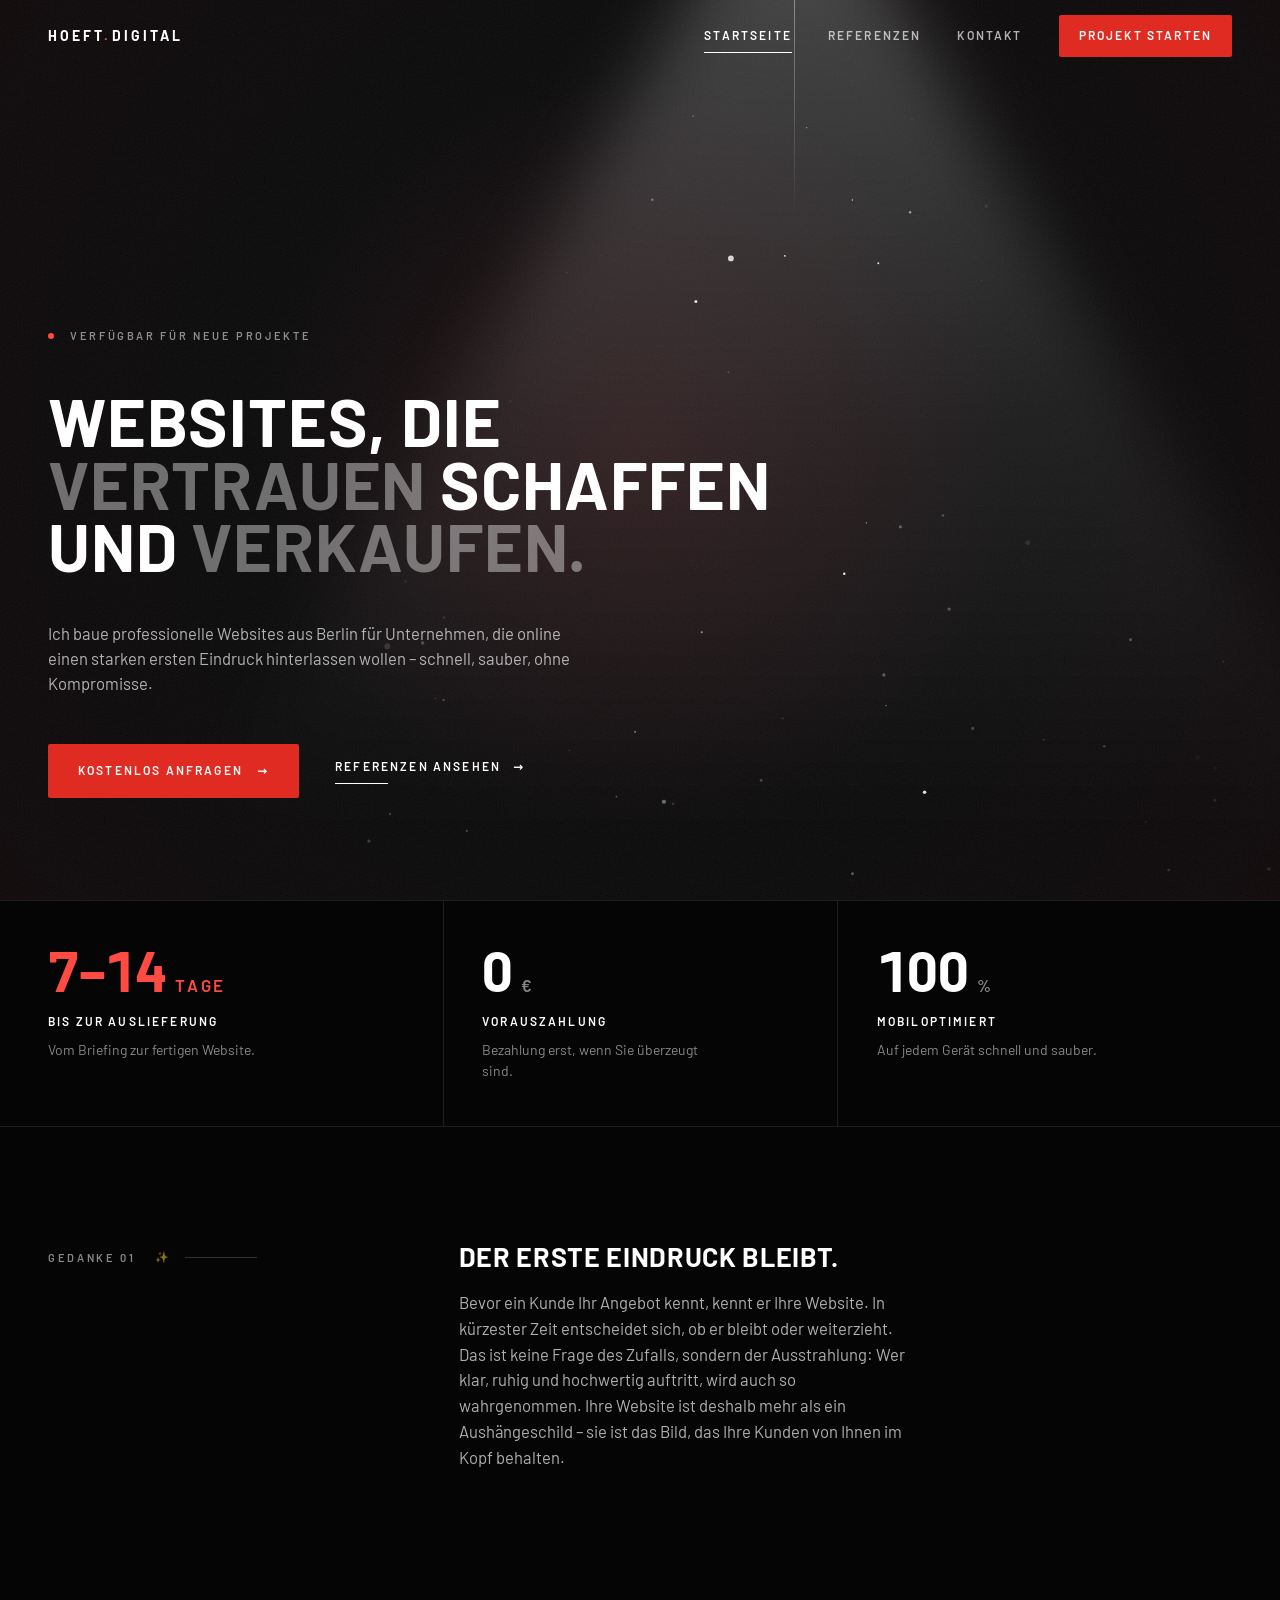
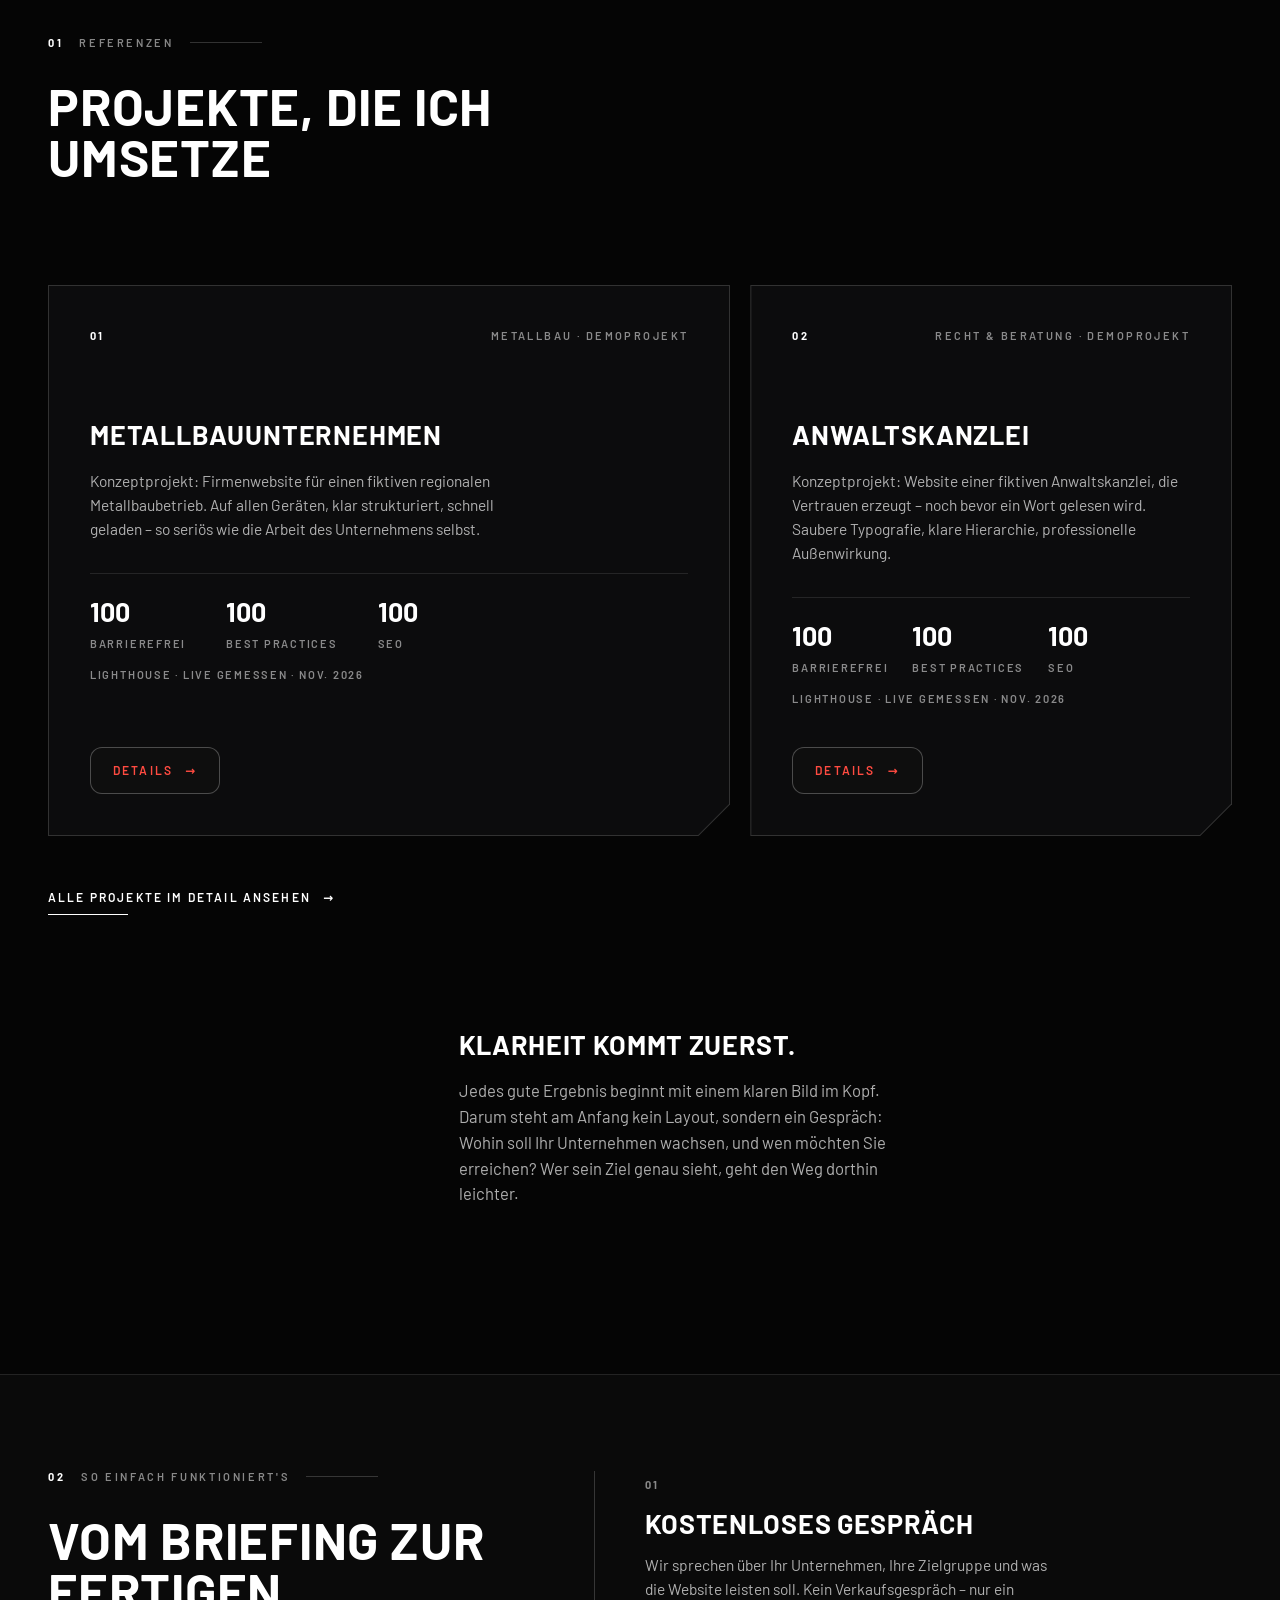
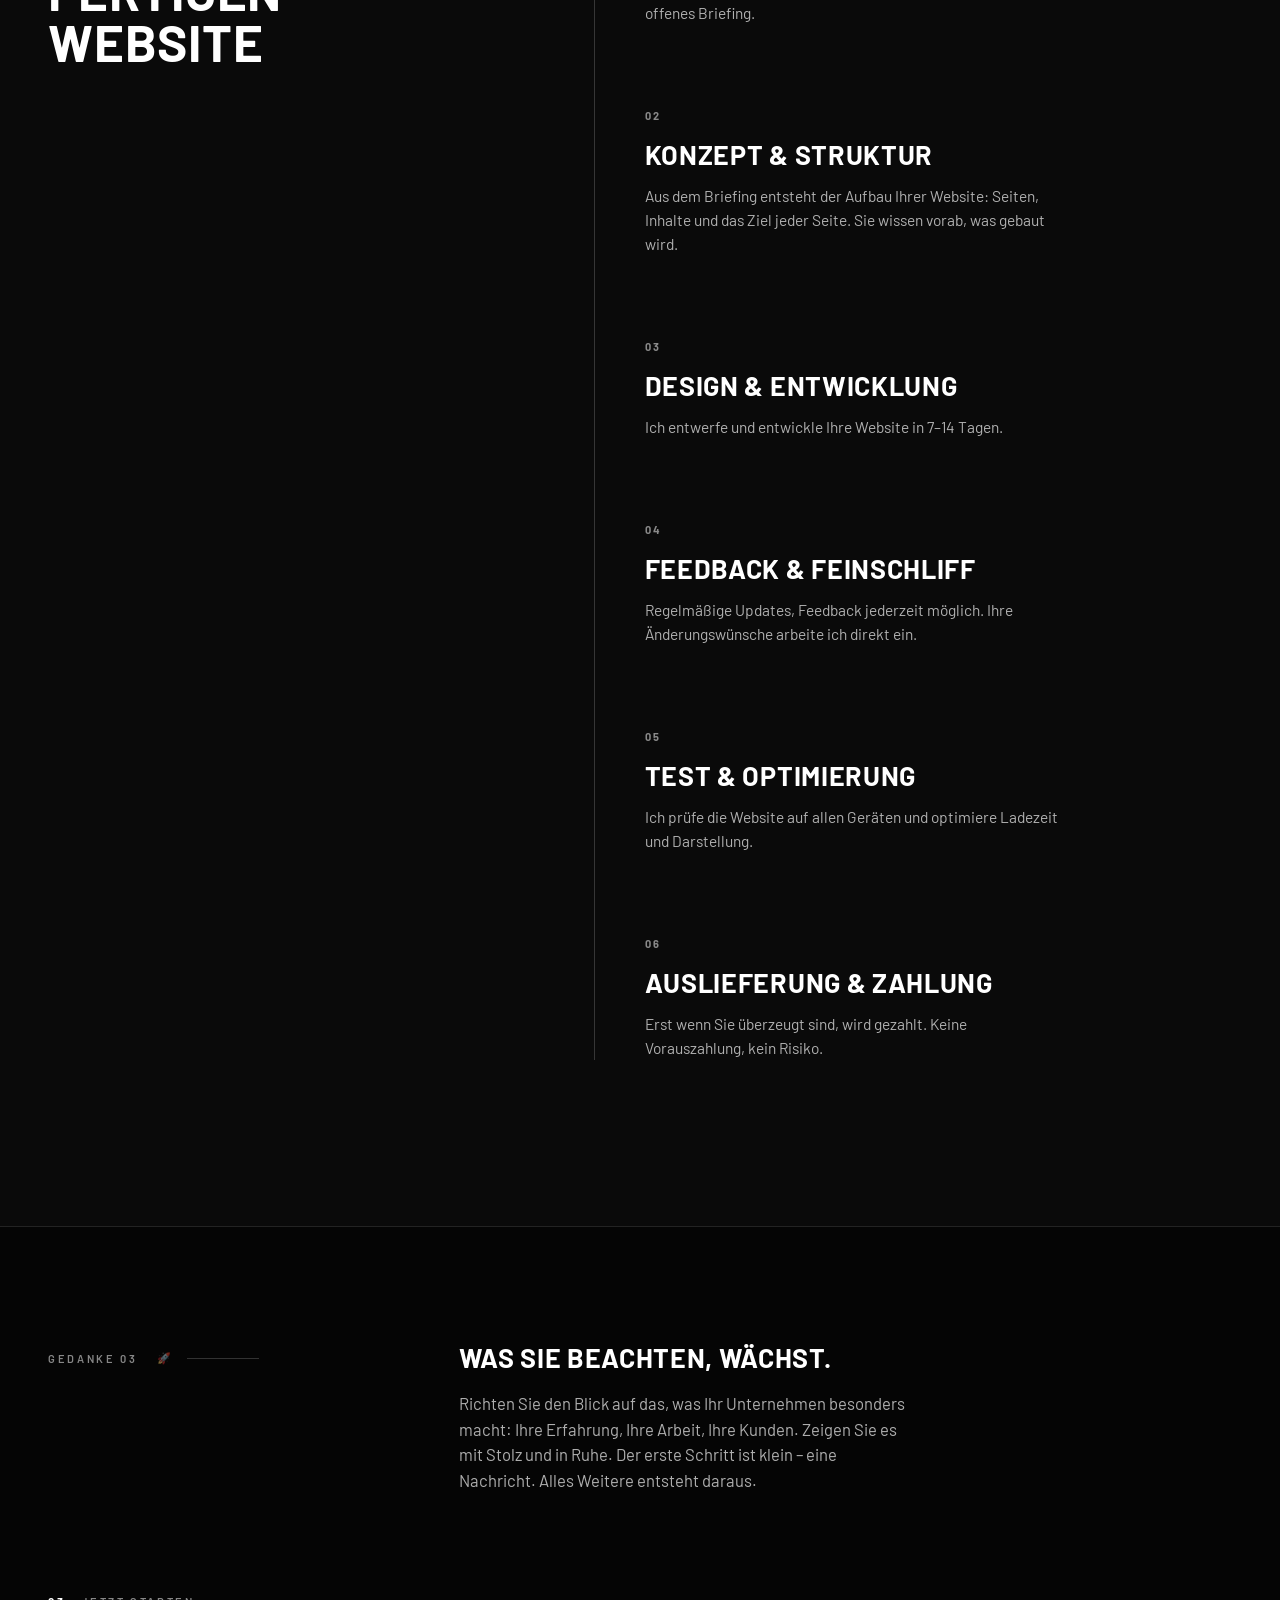
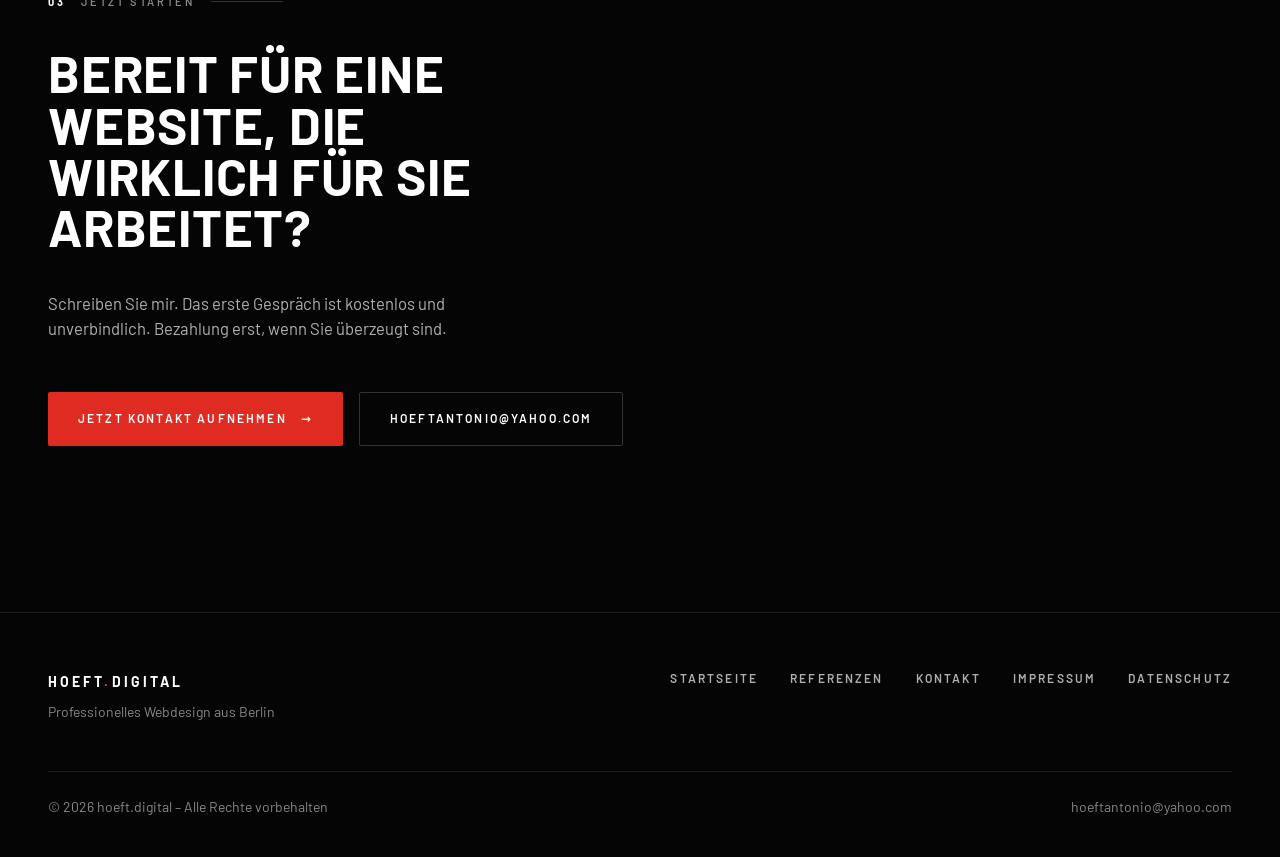
<file: index.html>
<!DOCTYPE html>
<html lang="de">
<head>
  <meta charset="UTF-8" />
  <meta name="viewport" content="width=device-width, initial-scale=1.0" />
  <title>Webdesign Berlin – Website in 7–14 Tagen | hoeft.digital</title>
  <meta name="description" content="Webdesign aus Berlin: Ihre neue Website in 7–14 Tagen, ohne Vorauszahlung – Sie zahlen erst, wenn Sie zufrieden sind. Jetzt kostenloses Erstgespräch sichern." />
  <link rel="canonical" href="https://www.hoeft.digital/">
  <meta property="og:title" content="Webdesign Berlin – Website in 7–14 Tagen | hoeft.digital" />
  <meta property="og:description" content="Webdesign aus Berlin: Ihre neue Website in 7–14 Tagen, ohne Vorauszahlung – Sie zahlen erst, wenn Sie zufrieden sind. Jetzt kostenloses Erstgespräch sichern." />
  <meta property="og:url" content="https://www.hoeft.digital/" />
  <meta name="theme-color" content="#050505" />
  <meta name="google-site-verification" content="si2WbLXNeG6opWEuitklpcF0vHFhLKY2SmQYsi2esEg" />
  <meta property="og:type" content="website" />
  <meta property="og:locale" content="de_DE" />
  <link rel="icon" href="favicon.svg" type="image/svg+xml" />

  <link rel="preload" href="fonts/barlow-700.woff2" as="font" type="font/woff2" crossorigin />
  <link rel="preload" href="fonts/barlow-400.woff2" as="font" type="font/woff2" crossorigin />
  <script type="application/ld+json">
  {
    "@context": "https://schema.org",
    "@type": "ProfessionalService",
    "name": "hoeft.digital",
    "url": "https://www.hoeft.digital/",
    "description": "Webdesign aus Berlin: professionelle Websites in 7–14 Tagen, ohne Vorauszahlung.",
    "areaServed": "Berlin",
    "address": {
      "@type": "PostalAddress",
      "addressLocality": "Berlin",
      "addressCountry": "DE"
    },
    "email": "hoeftantonio@yahoo.com",
    "serviceType": ["Webdesign", "Website-Erstellung", "SEO-Optimierung"]
  }
  </script>
  <script>document.documentElement.classList.add('js');</script>

  <style>
    /* ── Fonts (self-hosted) ────────────────────────── */
    @font-face { font-family: 'Barlow'; src: url('fonts/barlow-400.woff2') format('woff2'); font-weight: 400; font-display: swap; }
    @font-face { font-family: 'Barlow'; src: url('fonts/barlow-500.woff2') format('woff2'); font-weight: 500; font-display: swap; }
    @font-face { font-family: 'Barlow'; src: url('fonts/barlow-600.woff2') format('woff2'); font-weight: 600; font-display: swap; }
    @font-face { font-family: 'Barlow'; src: url('fonts/barlow-700.woff2') format('woff2'); font-weight: 700; font-display: swap; }

    /* ── Tokens ─────────────────────────────────────── */
    :root {
      --bg:      #050505;
      --bg-1:    #0c0c0d;
      --bg-2:    #141415;
      --line:    rgba(255,255,255,.10);
      --line-2:  rgba(255,255,255,.18);
      --t1:      #fff;
      --t2:      rgba(255,255,255,.68);
      --t3:      rgba(255,255,255,.52);   /* Minimum – AA auf --bg */

      --red:      #E02B22;                /* UI-Rot: Flächen (weißer Text 4.6:1) */
      --red-hi:   #FF4B41;                /* UI-Rot: Text auf Schwarz */
      --red-hover:#EE3A30;

      --sans: 'Barlow', 'DIN Alternate', 'Arial Narrow', system-ui, sans-serif;
      --mono: var(--sans);
      --ease: cubic-bezier(.16,1,.3,1);

      --pad:  clamp(20px, 4vw, 48px);
      --max:  1320px;
      --sec:  clamp(96px, 13vw, 176px);
      --nav:  72px;

      /* Schriftgrößen: eine Skala für alle Seiten */
      --fs-label: 11px;                         /* Mikro-Beschriftungen in Versalien */
      --fs-ui:    12px;                         /* Buttons, Navigation, Links in Versalien */
      --fs-small: 14px;                         /* Kleingedrucktes, Footer, Zusatztexte */
      --fs-body:  15.5px;                       /* Fließtext */
      --fs-lead:  clamp(16px, 1.3vw, 18px);     /* Einleitungstexte */
      --fs-h4:    18px;                         /* kleine Überschriften, Menü, Werte */
      --fs-h3:    clamp(20px, 2.1vw, 30px);     /* Karten-, Schritt- und Gedankentitel */
      --fs-h2:    clamp(27px, 4vw, 56px);       /* Abschnittsüberschriften */
      --fs-h1:    clamp(34px, 5.2vw, 76px);     /* Hero- und Seitentitel */
      --fs-num:   clamp(44px, 11vw, 76px);      /* Zahlen-Statements (mobil) */
      --fs-num-d: clamp(40px, 4.4vw, 64px);     /* Zahlen-Statements (ab Tablet) */
    }
    @media (max-width: 899px) { :root { --fs-h1: clamp(36px, 10.4vw, 64px); } }


    *, *::before, *::after { box-sizing: border-box; }
    html { -webkit-text-size-adjust: 100%; }
    @media (prefers-reduced-motion: no-preference) { html { scroll-behavior: smooth; } }
    body {
      margin: 0; background: var(--bg); color: var(--t1);
      font-family: var(--sans); font-size: var(--fs-body); line-height: 1.55;
      -webkit-font-smoothing: antialiased; text-rendering: optimizeLegibility;
      overflow-x: hidden;
    }
    h1, h2, h3, p, ol, ul { margin: 0; padding: 0; }
    ol, ul { list-style: none; }
    a { color: inherit; text-decoration: none; }
    button { font: inherit; color: inherit; background: none; border: 0; padding: 0; cursor: pointer; }
    ::selection { background: var(--red); color: #fff; }

    :focus-visible { outline: 2px solid var(--red-hi); outline-offset: 4px; }

    .wrap { width: 100%; max-width: var(--max); margin-inline: auto; padding-inline: var(--pad); }
    .sr-only { position: absolute; width: 1px; height: 1px; overflow: hidden; clip: rect(0 0 0 0); white-space: nowrap; }
    .skip { position: fixed; top: 8px; left: 8px; z-index: 100; background: #fff; color: #000; padding: 10px 16px; font-weight: 600; transform: translateY(-200%); }
    .skip:focus { transform: none; }

    /* ── Typography ─────────────────────────────────── */
    .mono { font-family: var(--mono); font-variant-numeric: tabular-nums; }
    .label {
      font-family: var(--sans); font-size: var(--fs-label); font-weight: 600; line-height: 1;
      letter-spacing: .24em; text-transform: uppercase; color: var(--t3);
      display: flex; align-items: center; gap: 16px;
    }
    .label b { font-weight: 700; color: var(--t1); }
    .label { white-space: nowrap; }
    .label::after { content: ''; height: 1px; flex: 0 1 72px; min-width: 0; background: var(--line-2); }

    .display {
      font-weight: 700; text-transform: uppercase; letter-spacing: .012em; line-height: .94;
      font-size: var(--fs-h1); }
    @media (max-width: 899px) { .display { line-height: .96; } }
    .h2 {
      font-weight: 700; text-transform: uppercase; letter-spacing: .015em; line-height: 1;
      font-size: var(--fs-h2); }
    .dim { color: var(--t3); }

    /* ── Buttons / Links ────────────────────────────── */
    .btn {
      display: inline-flex; align-items: center; gap: 14px;
      min-height: 54px; padding: 0 30px; border-radius: 2px;
      font-weight: 600; font-size: var(--fs-ui); letter-spacing: .18em; text-transform: uppercase;
      transition: background-color .25s var(--ease), border-color .25s var(--ease), color .25s var(--ease);
    }
    .btn .arr { transition: transform .35s var(--ease); }
    .btn:hover .arr { transform: translateX(5px); }
    .btn-red { background: var(--red); color: #fff; }
    .btn-red:hover { background: var(--red-hover); }
    .btn-line { border: 1px solid var(--line-2); color: var(--t1); }
    .btn-line:hover { background: #fff; border-color: #fff; color: #000; }
    @media (max-width: 480px) { .btn { padding: 0 20px; gap: 10px; letter-spacing: .14em; } }

    .ulink {
      display: inline-flex; align-items: center; gap: 12px; font-weight: 600; font-size: var(--fs-ui); letter-spacing: .18em; text-transform: uppercase; padding-bottom: 8px;
      background: linear-gradient(currentColor, currentColor) left bottom / 28% 1px no-repeat;
      transition: background-size .5s var(--ease);
    }
    .ulink:hover, .work:hover .ulink { background-size: 100% 1px; }
    .ulink .arr { transition: transform .35s var(--ease); }
    .ulink:hover .arr, .work:hover .ulink .arr { transform: translateX(4px); }

    /* ── Reveal ─────────────────────────────────────── */
    .js .rv { opacity: 0; transform: translateY(24px); transition: opacity .8s var(--ease), transform .8s var(--ease); transition-delay: var(--d, 0s); }
    .js .rv.in { opacity: 1; transform: none; }
    .js .ln > span { display: block; transform: translateY(105%); transition: transform 1.1s var(--ease); transition-delay: var(--d, 0s); }
    .js .in .ln > span, .js .ln.in > span { transform: none; }
    .ln { display: block; overflow: hidden; padding-bottom: .12em; margin-bottom: -.12em; }
    @media (min-width: 900px) { .ln { white-space: nowrap; } }

    /* ── Navigation ─────────────────────────────────── */
    .nav {
      position: fixed; inset: 0 0 auto 0; z-index: 50; height: var(--nav);
      border-bottom: 1px solid transparent;
      transition: background-color .35s, border-color .35s, backdrop-filter .35s;
    }
    .nav.solid { background: rgba(5,5,5,.78); border-color: var(--line); -webkit-backdrop-filter: blur(16px); backdrop-filter: blur(16px); }
    .nav .wrap { height: 100%; display: flex; align-items: center; justify-content: space-between; }
    .brand { font-weight: 700; font-size: var(--fs-small); letter-spacing: .22em; text-transform: uppercase; }
    .brand i { font-style: normal; color: var(--red-hi); }
    .nav-links { display: none; align-items: center; gap: 36px; }
    .nav-links a:not(.btn) { font-size: var(--fs-ui); font-weight: 600; letter-spacing: .18em; text-transform: uppercase; color: var(--t2); transition: color .2s; position: relative; padding: 6px 0; }
    .nav-links a:not(.btn):hover, .nav-links a[aria-current] { color: #fff; }
    .nav-links a[aria-current]::after { content: ''; position: absolute; left: 0; right: 0; bottom: -2px; height: 1px; background: #fff; }
    .nav-links .btn { min-height: 42px; padding: 0 20px; font-size: var(--fs-ui); }
    .menu-btn { width: 44px; height: 44px; margin-right: -10px; display: grid; place-items: center; }
    .menu-btn span { display: block; width: 22px; height: 1.5px; background: #fff; position: relative; transition: background .2s; }
    .menu-btn span::before, .menu-btn span::after { content: ''; position: absolute; left: 0; width: 22px; height: 1.5px; background: #fff; transition: transform .35s var(--ease); }
    .menu-btn span::before { top: -7px; } .menu-btn span::after { top: 7px; }
    .menu-btn[aria-expanded="true"] span { background: transparent; }
    .menu-btn[aria-expanded="true"] span::before { transform: translateY(7px) rotate(45deg); }
    .menu-btn[aria-expanded="true"] span::after { transform: translateY(-7px) rotate(-45deg); }
    .mobile {
      position: fixed; inset: var(--nav) 0 0 0; z-index: 49; background: var(--bg);
      padding: 24px var(--pad); display: none; flex-direction: column;
    }
    .mobile.open { display: flex; }
    .mobile a:not(.btn) { font-size: var(--fs-h4); font-weight: 700; letter-spacing: .06em; text-transform: uppercase; padding: 18px 0; border-bottom: 1px solid var(--line); }
    .mobile .btn { margin-top: 32px; justify-content: space-between; }
    @media (min-width: 820px) { .nav-links { display: flex; } .menu-btn, .mobile { display: none !important; } }

    /* ── Hero ───────────────────────────────────────── */
    .hero {
      position: relative; isolation: isolate; overflow: hidden;
      min-height: 100svh; display: flex; flex-direction: column;
      padding-top: calc(var(--nav) + 72px);
    }
    .beam { position: absolute; z-index: -1; top: -12%; left: 62%; width: min(110vw, 1500px); height: 125%; transform: translateX(-50%); filter: blur(34px); opacity: 0; transition: opacity 2.4s var(--ease) .1s; pointer-events: none; }
    .beam i { position: absolute; inset: 0; clip-path: polygon(47% 0, 53% 0, 100% 100%, 0 100%);
      background: linear-gradient(180deg, rgba(255,255,255,.26) 0%, rgba(255,255,255,.07) 48%, transparent 82%); }
    .core { position: absolute; z-index: -1; top: 0; left: 62%; width: 1px; height: 24%; background: linear-gradient(180deg, rgba(255,255,255,.7), transparent); opacity: 0; transition: opacity 2.4s var(--ease) .3s; }
    .loaded .beam { opacity: 1; } .loaded .core { opacity: .55; }
    html:not(.js) .beam { opacity: 1; } html:not(.js) .core { opacity: .55; }
    #dust { position: absolute; inset: 0; width: 100%; height: 100%; z-index: -1; pointer-events: none; opacity: 0; transition: opacity 2.6s var(--ease) .8s; }
    .loaded #dust { opacity: 1; }
    html:not(.js) #dust { display: none; }
    .grain { position: absolute; inset: 0; z-index: -1; opacity: .08; pointer-events: none;
      background-image: url("data:image/svg+xml;utf8,<svg xmlns='http://www.w3.org/2000/svg' width='160' height='160'><filter id='n'><feTurbulence type='fractalNoise' baseFrequency='.9' numOctaves='2' stitchTiles='stitch'/><feColorMatrix values='0 0 0 0 1 0 0 0 0 1 0 0 0 0 1 0 0 0 .7 0'/></filter><rect width='100%' height='100%' filter='url(%23n)'/></svg>"); }
    .hero-main { margin-top: auto; padding-bottom: clamp(56px, 8vw, 104px); }
    .status { margin-bottom: clamp(28px, 4vw, 48px); }
    .status::after { display: none; }
    .status .dot { width: 6px; height: 6px; background: var(--red-hi); border-radius: 50%; }
    .hero .display .dim { color: rgba(255,255,255,.4); }
    .hero-sub { max-width: 540px; margin-top: clamp(28px, 3.5vw, 44px); color: var(--t2); font-size: var(--fs-lead); line-height: 1.5; }
    .hero-cta { display: flex; flex-wrap: wrap; align-items: center; gap: 16px 36px; margin-top: clamp(32px, 4vw, 48px); }

    /* ── Facts ──────────────────────────────────────── */
    .facts { border-top: 1px solid var(--line); border-bottom: 1px solid var(--line); }
    .facts .grid { display: grid; grid-template-columns: 1fr; }
    .fact { padding: clamp(28px, 3.4vw, 44px) 0; border-top: 1px solid var(--line); }
    .fact:first-child { border-top: 0; }
    .fact .num { font-weight: 700; letter-spacing: -.005em; line-height: .88; font-size: var(--fs-num); font-variant-numeric: tabular-nums; white-space: nowrap; }
    .fact .num small { font-size: .3em; font-weight: 600; letter-spacing: .16em; text-transform: uppercase; color: var(--t3); margin-left: .5em; }
    .fact .num.hot { color: var(--red-hi); }
    .fact .num.hot small { color: var(--red-hi); }
    .fact h2 { margin-top: 18px; font-size: var(--fs-ui); font-weight: 600; letter-spacing: .18em; text-transform: uppercase; }
    .fact p:not(.num) { margin-top: 8px; color: var(--t3); font-size: var(--fs-small); max-width: 28ch; }
    @media (min-width: 760px) {
      .facts .grid { grid-template-columns: repeat(3, 1fr); }
      .fact { border-top: 0; border-left: 1px solid var(--line); padding-inline: clamp(24px, 3vw, 48px); }
      .fact:first-child { border-left: 0; padding-left: 0; }
      .fact:last-child { padding-right: 0; }
      .fact .num { font-size: var(--fs-num-d); }
    }

    /* ── Work (Karten mit abgeschrägter Ecke) ───────── */
    .section { padding-block: var(--sec); }
    .sec-head { display: grid; gap: 32px; margin-bottom: clamp(56px, 8vw, 112px); }
    .cards { display: grid; grid-template-columns: minmax(0, 1fr); gap: 20px; }
    .card { --cut: 32px; position: relative; display: flex; background: var(--line-2);
      clip-path: polygon(0 0, 100% 0, 100% calc(100% - var(--cut)), calc(100% - var(--cut)) 100%, 0 100%);
      transition: background-color .45s var(--ease); }
    .card-in { margin: 1px; flex: 1; min-width: 0; display: flex; flex-direction: column;
      padding: clamp(28px, 3.2vw, 48px); background: var(--bg-1);
      clip-path: polygon(0 0, 100% 0, 100% calc(100% - var(--cut) + .59px), calc(100% - var(--cut) + .59px) 100%, 0 100%);
      transition: background-color .45s var(--ease); }
    .card:hover { background: rgba(255,255,255,.6); }
    .card:hover .card-in { background: var(--bg-2); }
    .work-meta { display: flex; justify-content: space-between; font-size: var(--fs-label); font-weight: 600; letter-spacing: .22em; text-transform: uppercase; color: var(--t3); }
    .work-meta { gap: 16px; } .work-meta b { color: var(--t1); font-weight: 700; white-space: nowrap; }
    .card h3 { margin-top: clamp(40px, 6vw, 88px); font-size: var(--fs-h3); font-weight: 700; text-transform: uppercase; letter-spacing: .03em; line-height: 1.08; overflow-wrap: break-word; hyphens: auto; }
    .card p { margin-top: 20px; color: var(--t2); max-width: 46ch; }
    .stats { display: grid; grid-template-columns: repeat(3, minmax(0, auto)); justify-content: start; gap: 0 clamp(16px, 4vw, 40px); margin-top: 32px; padding-top: 24px; border-top: 1px solid var(--line); }
    .stats strong { display: block; font-size: var(--fs-h3); font-weight: 700; letter-spacing: 0; line-height: 1; }
    .stats span { display: block; margin-top: 10px; font-size: var(--fs-label); font-weight: 600; letter-spacing: .16em; text-transform: uppercase; color: var(--t3); }
    @media (max-width: 480px) { .stats { display: flex; flex-wrap: wrap; gap: 20px 28px; } .stats span { letter-spacing: .12em; } }
    .note { margin-top: 32px; padding-top: 24px; border-top: 1px solid var(--line); font-size: var(--fs-label); font-weight: 600; letter-spacing: .2em; text-transform: uppercase; color: var(--t3); }
    .card .note { max-width: none; }
    .card .stat-cap { margin-top: 14px; max-width: none; font-size: var(--fs-label); font-weight: 600; letter-spacing: .16em; text-transform: uppercase; color: var(--t3); }
    .c-5 .stats { column-gap: 24px; }
    .foot { margin-top: auto; padding-top: 40px; }
    .stretch::before { content: ''; position: absolute; inset: 0; z-index: 2; }
    @media (min-width: 900px) {
      .cards { grid-template-columns: repeat(12, minmax(0, 1fr)); }
      .c-7 { grid-column: span 7; } .c-5 { grid-column: span 5; } .c-12 { grid-column: span 12; }
      .c-12 .card-in { display: grid; grid-template-columns: repeat(12, minmax(0, 1fr)); column-gap: 48px; }
      .c-12 .work-meta { grid-column: 1 / -1; }
      .c-12 .l { grid-column: 1 / 8; }
      .c-12 .r { grid-column: 9 / 13; display: flex; flex-direction: column; justify-content: flex-end; }
      .c-12 .foot { margin-top: 0; }
    }

    /* ── Process ────────────────────────────────────── */
    .process { --pp: clamp(64px, 8vw, 96px); padding-top: var(--pp); background: rgba(255,255,255,.025); border-top: 1px solid var(--line); border-bottom: 1px solid var(--line); }
    .process-grid { display: grid; gap: clamp(48px, 7vw, 96px); }
    .steps { position: relative; }
    .steps::before { content: ''; position: absolute; left: 0; top: 0; bottom: 0; width: 1px; background: var(--line-2); }
    .step { padding: 0 0 clamp(48px, 6vw, 80px) clamp(28px, 4vw, 56px); position: relative; }
    .step:last-child { padding-bottom: 0; }
    .step .n { font-size: var(--fs-label); font-weight: 700; letter-spacing: .24em; color: var(--t3); }
    .step h3 { margin-top: 14px; font-size: var(--fs-h3); font-weight: 700; text-transform: uppercase; letter-spacing: .025em; line-height: 1.05; }
    .step p { margin-top: 16px; color: var(--t2); max-width: 46ch; }
    @media (min-width: 900px) {
      .process-grid { grid-template-columns: 5fr 7fr; }
      .process-head { position: sticky; top: calc(var(--nav) + var(--pp)); align-self: start; }
    }

    /* ── Gedanken (kurze Essays) ────────────────────── */
    .essay { padding: clamp(72px, 9vw, 128px) 0 0; }
    .essay .wrap { display: grid; gap: 24px; }
    .essay h2 { font-size: var(--fs-h3); font-weight: 700; text-transform: uppercase; letter-spacing: .025em; line-height: 1.05; }
    .essay-body p { margin-top: 20px; font-size: var(--fs-lead); line-height: 1.55; color: var(--t2); max-width: 50ch; }
    .emo { font-style: normal; margin-left: .3em; font-family: 'Segoe UI Emoji', 'Apple Color Emoji', 'Noto Color Emoji', sans-serif; letter-spacing: 0; }
    #referenzen { padding-bottom: 0; }
    .essay.tail { padding-bottom: var(--sec); }
    .essay + .cta { padding-top: clamp(64px, 8vw, 112px); }
    @media (min-width: 900px) {
      .essay .wrap { grid-template-columns: repeat(12, minmax(0, 1fr)); column-gap: 48px; }
      .essay .label { grid-column: 1 / 5; align-self: start; padding-top: 10px; }
      .essay-body { grid-column: 5 / 12; }
    }

    /* ── CTA ────────────────────────────────────────── */
    .cta { position: relative; isolation: isolate; overflow: hidden; text-align: left; }
    .cta .h2 { max-width: 16ch; }
    .cta .sub { margin-top: clamp(24px, 3vw, 40px); max-width: 48ch; color: var(--t2); font-size: var(--fs-lead); line-height: 1.5; }
    .cta-row { display: flex; flex-wrap: wrap; gap: 16px; margin-top: clamp(32px, 4vw, 52px); }

    /* ── Footer ─────────────────────────────────────── */
    footer { border-top: 1px solid var(--line); padding: 56px 0 40px; }
    .f-top { display: flex; flex-direction: column; gap: 32px; }
    .f-top p { margin-top: 8px; font-size: var(--fs-small); color: var(--t3); }
    .f-links { display: flex; flex-wrap: wrap; gap: 12px 32px; font-size: var(--fs-ui); font-weight: 600; letter-spacing: .18em; text-transform: uppercase; color: var(--t2); }
    .f-links a:hover, .f-bot a:hover { color: #fff; }
    .f-bot { margin-top: 48px; padding-top: 24px; border-top: 1px solid var(--line); display: flex; flex-direction: column; gap: 8px; font-size: var(--fs-small); color: var(--t3); }
    @media (min-width: 760px) {
      .f-top, .f-bot { flex-direction: row; justify-content: space-between; align-items: flex-start; }
      .f-bot { align-items: center; }
    }


    /* ── Hintergrund-Schein (Radialverlauf, fest hinter allen Inhalten) ── */
    :root { --glow-a: #231113; --glow-b: #0a0a0b; --glow-c: #0e0809; }  /* Original: #211320 / #0b0f14 / #100a0e */
    body::before { content: ''; position: fixed; inset: 0; z-index: -1; pointer-events: none;
      background: radial-gradient(circle at center, var(--glow-a), var(--glow-b), var(--glow-c)); }

    /* ── Karten-Button ──────────────────────────────── */
    .cbtn { display: inline-flex; align-items: center; background: #0e0e0e; color: var(--red-hi);
      border: 1px solid rgba(255,255,255,.25); border-radius: 12px; padding: 14px 22px;
      font-weight: 600; font-size: var(--fs-ui); line-height: 1.4; letter-spacing: .18em; text-transform: uppercase;
      transition: border-color .3s var(--ease); }
    .cbtn:hover, .card:hover .cbtn { border-color: rgba(255,255,255,.5); }
    .cbtn .t { display: inline-flex; align-items: center; gap: 12px; animation: hop 8s ease-in-out infinite; }
    .cbtn .arr { transition: transform .35s var(--ease); }
    .cbtn:hover .arr, .card:hover .cbtn .arr { transform: translateX(4px); }
    .card:nth-of-type(2) .cbtn .t { animation-delay: -2.7s; }
    .card:nth-of-type(3) .cbtn .t { animation-delay: -5.4s; }
    @keyframes hop { 0%, 95.6% { transform: none; } 97.8% { transform: translateY(-5px); } 100% { transform: none; } }

    /* ── Reduced motion ─────────────────────────────── */
    @media (prefers-reduced-motion: reduce) {
      *, *::before, *::after { transition-duration: .01ms !important; transition-delay: 0s !important; animation: none !important; }
      .js .rv, .js .ln > span { opacity: 1; transform: none; }
      .beam { opacity: 1; } .core { opacity: .55; }
    }
  </style>
</head>
<body>
  <a href="#main" class="skip">Zum Inhalt springen</a>

  <!-- NAV -->
  <header class="nav" id="nav">
    <div class="wrap">
      <a href="index.html" class="brand" aria-label="hoeft.digital – Startseite">hoeft<i>.</i>digital</a>
      <nav class="nav-links" aria-label="Hauptnavigation">
        <a href="index.html" aria-current="page">Startseite</a>
        <a href="referenzen.html">Referenzen</a>
        <a href="kontakt.html">Kontakt</a>
        <a href="kontakt.html" class="btn btn-red">Projekt starten</a>
      </nav>
      <button id="menu-btn" class="menu-btn" aria-label="Menü" aria-expanded="false" aria-controls="mobile-menu"><span></span></button>
    </div>
  </header>
  <nav id="mobile-menu" class="mobile" aria-label="Mobile Navigation">
    <a href="index.html" aria-current="page">Startseite</a>
    <a href="referenzen.html">Referenzen</a>
    <a href="kontakt.html">Kontakt</a>
    <a href="kontakt.html" class="btn btn-red">Projekt starten <span class="arr" aria-hidden="true">→</span></a>
  </nav>

  <main id="main">

    <!-- HERO -->
    <section class="hero" id="hero-section">
      <div class="beam" aria-hidden="true"><i></i></div>
      <div class="core" aria-hidden="true"></div>
      <div class="grain" aria-hidden="true"></div>
      <canvas id="dust" aria-hidden="true"></canvas>

      <div class="wrap hero-main">
        <p class="label status rv"><span class="dot" aria-hidden="true"></span> Verfügbar für neue Projekte</p>

        <h1 class="display" id="hero-h">
          <span class="ln" style="--d:.05s"><span>Websites, die</span></span>
          <span class="ln" style="--d:.13s"><span><span class="dim">Vertrauen</span> schaffen</span></span>
          <span class="ln" style="--d:.21s"><span>und <span class="dim">verkaufen.</span></span></span>
        </h1>

        <p class="hero-sub rv" style="--d:.12s">
          Ich baue professionelle Websites aus Berlin für Unternehmen, die online einen starken ersten Eindruck hinterlassen wollen – schnell, sauber, ohne Kompromisse.
        </p>

        <div class="hero-cta rv" style="--d:.2s">
          <a href="kontakt.html" class="btn btn-red">Kostenlos anfragen <span class="arr" aria-hidden="true">→</span></a>
          <a href="referenzen.html" class="ulink">Referenzen ansehen <span class="arr" aria-hidden="true">→</span></a>
        </div>
      </div>

    </section>

    <!-- FACTS -->
    <section class="facts" aria-label="Zahlen und Fakten">
      <div class="wrap">
        <div class="grid">
          <div class="fact rv">
            <p class="num hot"><span data-to="7">7</span>–<span data-to="14">14</span><small>Tage</small></p>
            <h2>Bis zur Auslieferung</h2>
            <p>Vom Briefing zur fertigen Website.</p>
          </div>
          <div class="fact rv" style="--d:.1s">
            <p class="num">0<small>€</small></p>
            <h2>Vorauszahlung</h2>
            <p>Bezahlung erst, wenn Sie überzeugt sind.</p>
          </div>
          <div class="fact rv" style="--d:.2s">
            <p class="num"><span data-to="100">100</span><small>%</small></p>
            <h2>Mobiloptimiert</h2>
            <p>Auf jedem Gerät schnell und sauber.</p>
          </div>
        </div>
      </div>
    </section>

    <!-- GEDANKE 01 -->
    <section class="essay" aria-labelledby="g1">
      <div class="wrap">
        <p class="label rv">Gedanke 01 <span class="emo" aria-hidden="true">✨</span></p>
        <div class="essay-body rv" style="--d:.08s">
          <h2 id="g1">Der erste Eindruck bleibt.</h2>
          <p>Bevor ein Kunde Ihr Angebot kennt, kennt er Ihre Website. In kürzester Zeit entscheidet sich, ob er bleibt oder weiterzieht. Das ist keine Frage des Zufalls, sondern der Ausstrahlung: Wer klar, ruhig und hochwertig auftritt, wird auch so wahrgenommen. Ihre Website ist deshalb mehr als ein Aushängeschild – sie ist das Bild, das Ihre Kunden von Ihnen im Kopf behalten.</p>
        </div>
      </div>
    </section>

    <!-- REFERENZEN -->
    <section class="section" id="referenzen">
      <div class="wrap">
        <div class="sec-head rv">
          <p class="label"><b>01</b> Referenzen</p>
          <h2 class="h2">Projekte, die ich<br />umsetze</h2>
        </div>

        <div class="cards">
          <!-- 01 Metallbau -->
          <article class="card c-7 rv">
            <div class="card-in">
              <div class="work-meta"><b>01</b><span>Metallbau · Demoprojekt</span></div>
              <h3>Metallbau&shy;unternehmen</h3>
              <p>Konzeptprojekt: Firmenwebsite für einen fiktiven regionalen Metallbaubetrieb. Auf allen Geräten, klar strukturiert, schnell geladen – so seriös wie die Arbeit des Unternehmens selbst.</p>
              <div class="stats">
                <div><strong>100</strong><span>Barrierefrei</span></div>
                <div><strong>100</strong><span>Best Practices</span></div>
                <div><strong>100</strong><span>SEO</span></div>
              </div>
              <p class="stat-cap">Lighthouse · live gemessen · Nov. 2026</p>
              <div class="foot"><a href="referenzen.html#metallbau" class="cbtn stretch"><span class="t">Details <span class="arr" aria-hidden="true">→</span></span></a></div>
            </div>
          </article>

          <!-- 02 Kanzlei -->
          <article class="card c-5 rv" style="--d:.08s">
            <div class="card-in">
              <div class="work-meta"><b>02</b><span>Recht &amp; Beratung · Demoprojekt</span></div>
              <h3>Anwaltskanzlei</h3>
              <p>Konzeptprojekt: Website einer fiktiven Anwaltskanzlei, die Vertrauen erzeugt – noch bevor ein Wort gelesen wird. Saubere Typografie, klare Hierarchie, professionelle Außenwirkung.</p>
              <div class="stats">
                <div><strong>100</strong><span>Barrierefrei</span></div>
                <div><strong>100</strong><span>Best Practices</span></div>
                <div><strong>100</strong><span>SEO</span></div>
              </div>
              <p class="stat-cap">Lighthouse · live gemessen · Nov. 2026</p>
              <div class="foot"><a href="referenzen.html#kanzlei" class="cbtn stretch"><span class="t">Details <span class="arr" aria-hidden="true">→</span></span></a></div>
            </div>
          </article>
        </div>

        <div class="rv" style="margin-top:48px">
          <a href="referenzen.html" class="ulink">Alle Projekte im Detail ansehen <span class="arr" aria-hidden="true">→</span></a>
        </div>
      </div>
    </section>

    <!-- GEDANKE 02 -->
    <section class="essay tail" aria-labelledby="g2">
      <div class="wrap">
        <p class="label rv">Gedanke 02 <span class="emo" aria-hidden="true">💡</span></p>
        <div class="essay-body rv" style="--d:.08s">
          <h2 id="g2">Klarheit kommt zuerst.</h2>
          <p>Jedes gute Ergebnis beginnt mit einem klaren Bild im Kopf. Darum steht am Anfang kein Layout, sondern ein Gespräch: Wohin soll Ihr Unternehmen wachsen, und wen möchten Sie erreichen? Wer sein Ziel genau sieht, geht den Weg dorthin leichter.</p>
        </div>
      </div>
    </section>

    <!-- PROZESS -->
    <section class="section process">
      <div class="wrap process-grid">
        <div class="process-head rv">
          <p class="label" style="margin-bottom:32px"><b>02</b> So einfach funktioniert's</p>
          <h2 class="h2">Vom Briefing zur fertigen Website</h2>
        </div>
        <ol class="steps" id="steps">
          <li class="step rv">
            <span class="n">01</span>
            <h3>Kostenloses Gespräch</h3>
            <p>Wir sprechen über Ihr Unternehmen, Ihre Zielgruppe und was die Website leisten soll. Kein Verkaufsgespräch – nur ein offenes Briefing.</p>
          </li>
          <li class="step rv">
            <span class="n">02</span>
            <h3>Konzept &amp; Struktur</h3>
            <p>Aus dem Briefing entsteht der Aufbau Ihrer Website: Seiten, Inhalte und das Ziel jeder Seite. Sie wissen vorab, was gebaut wird.</p>
          </li>
          <li class="step rv">
            <span class="n">03</span>
            <h3>Design &amp; Entwicklung</h3>
            <p>Ich entwerfe und entwickle Ihre Website in 7–14 Tagen.</p>
          </li>
          <li class="step rv">
            <span class="n">04</span>
            <h3>Feedback &amp; Feinschliff</h3>
            <p>Regelmäßige Updates, Feedback jederzeit möglich. Ihre Änderungswünsche arbeite ich direkt ein.</p>
          </li>
          <li class="step rv">
            <span class="n">05</span>
            <h3>Test &amp; Optimierung</h3>
            <p>Ich prüfe die Website auf allen Geräten und optimiere Ladezeit und Darstellung.</p>
          </li>
          <li class="step rv">
            <span class="n">06</span>
            <h3>Auslieferung &amp; Zahlung</h3>
            <p>Erst wenn Sie überzeugt sind, wird gezahlt. Keine Vorauszahlung, kein Risiko.</p>
          </li>
        </ol>
      </div>
    </section>

    <!-- GEDANKE 03 -->
    <section class="essay" aria-labelledby="g3">
      <div class="wrap">
        <p class="label rv">Gedanke 03 <span class="emo" aria-hidden="true">🚀</span></p>
        <div class="essay-body rv" style="--d:.08s">
          <h2 id="g3">Was Sie beachten, wächst.</h2>
          <p>Richten Sie den Blick auf das, was Ihr Unternehmen besonders macht: Ihre Erfahrung, Ihre Arbeit, Ihre Kunden. Zeigen Sie es mit Stolz und in Ruhe. Der erste Schritt ist klein – eine Nachricht. Alles Weitere entsteht daraus.</p>
        </div>
      </div>
    </section>

    <!-- CTA -->
    <section class="section cta">
      <div class="wrap">
        <p class="label rv" style="margin-bottom:40px"><b>03</b> Jetzt starten</p>
        <h2 class="h2 rv" style="--d:.05s">Bereit für eine Website, die wirklich für Sie arbeitet?</h2>
        <p class="sub rv" style="--d:.12s">Schreiben Sie mir. Das erste Gespräch ist kostenlos und unverbindlich. Bezahlung erst, wenn Sie überzeugt sind.</p>
        <div class="cta-row rv" style="--d:.18s">
          <a href="https://tally.so/r/LZ6a4j" target="_blank" rel="noopener" class="btn btn-red" data-tally-form="LZ6a4j">Jetzt Kontakt aufnehmen <span class="arr" aria-hidden="true">→</span></a>
          <a href="mailto:hoeftantonio@yahoo.com" class="btn btn-line">hoeftantonio@yahoo.com</a>
        </div>
      </div>
    </section>
  </main>

  <!-- FOOTER -->
  <footer>
    <div class="wrap">
      <div class="f-top">
        <div>
          <a href="index.html" class="brand">hoeft<i>.</i>digital</a>
          <p>Professionelles Webdesign aus Berlin</p>
        </div>
        <nav class="f-links" aria-label="Footer">
          <a href="index.html">Startseite</a>
          <a href="referenzen.html">Referenzen</a>
          <a href="kontakt.html">Kontakt</a>
          <a href="impressum.html">Impressum</a>
          <a href="datenschutz.html">Datenschutz</a>
        </nav>
      </div>
      <div class="f-bot">
        <p>© 2026 hoeft.digital – Alle Rechte vorbehalten</p>
        <a href="mailto:hoeftantonio@yahoo.com">hoeftantonio@yahoo.com</a>
      </div>
    </div>
  </footer>

  <script>
    (function () {
      var reduce = matchMedia('(prefers-reduced-motion: reduce)').matches;
      var root = document.documentElement;

      // Hero-Einstieg
      requestAnimationFrame(function () { requestAnimationFrame(function () {
        root.classList.add('loaded');
        document.querySelectorAll('#hero-section .ln').forEach(function (l) { l.classList.add('in'); });
      }); });

      // Scroll-Reveals + Zähler
      var io = new IntersectionObserver(function (entries) {
        entries.forEach(function (e) {
          if (!e.isIntersecting) return;
          e.target.classList.add('in');
          io.unobserve(e.target);
          if (e.target.classList.contains('fact') && !reduce) count(e.target);
        });
      }, { threshold: 0.12, rootMargin: '0px 0px -6% 0px' });
      document.querySelectorAll('.rv').forEach(function (el) { io.observe(el); });

      function count(scope) {
        scope.querySelectorAll('[data-to]').forEach(function (el) {
          var to = +el.dataset.to, t0 = performance.now(), dur = 1500;
          (function tick(t) {
            var k = Math.min((t - t0) / dur, 1), e = k === 1 ? 1 : 1 - Math.pow(2, -10 * k);
            el.textContent = Math.round(to * e);
            if (k < 1) requestAnimationFrame(tick);
          })(t0);
        });
      }

      // Staubpartikel im Lichtkegel (Canvas, nur sichtbar solange der Hero im Bild ist)
      var cv = document.getElementById('dust'), hero = document.getElementById('hero-section');
      function initDust() {
        if (!(cv && cv.getContext)) return;
        var ctx = cv.getContext('2d'), W = 0, H = 0, P = [], dRaf = 0, dLast = 0, heroVisible = true;
        function dSize() {
          var r = hero.getBoundingClientRect(), dpr = Math.min(devicePixelRatio || 1, 2);
          W = r.width; H = r.height;
          cv.width = Math.round(W * dpr); cv.height = Math.round(H * dpr);
          ctx.setTransform(dpr, 0, 0, dpr, 0, 0);
        }
        function dSpawn() {
          var n = W < 700 ? 50 : 130; P = [];
          for (var i = 0; i < n; i++) {
            var z = Math.random();                       // 0 = fern, 1 = nah
            P.push({ x: Math.random() * W, y: Math.random() * H, z: z,
              r: 0.6 + z * 1.2 + (Math.random() < 0.07 ? 1.3 : 0),
              vx: (Math.random() - 0.5) * 9 * (0.4 + z), vy: (Math.random() - 0.4) * 7 * (0.4 + z),
              ph: Math.random() * 6.283, ps: 0.4 + Math.random() * 0.9 });
          }
        }
        // Helligkeit des Strahls an Position x,y (0..1): folgt der Kegelform des .beam
        function beamAt(x, y) {
          var t = (y + 0.12 * H) / (1.25 * H); if (t < 0 || t > 1) return 0;
          var hw = Math.min(W * 1.1, 1500) * (0.03 + 0.47 * t) * 1.05;
          var d = Math.abs(x - W * 0.62) / hw; if (d >= 1) return 0;
          var f = 1 - d; f = f * f * (3 - 2 * f);
          return f * Math.max(0, 1 - t * 0.85);
        }
        function dFrame(now, still) {
          var dt = still ? 0 : Math.min((now - dLast) / 1000, 0.05); dLast = now;
          var s = now / 1000; ctx.clearRect(0, 0, W, H); ctx.fillStyle = '#fff';
          for (var i = 0; i < P.length; i++) {
            var p = P[i];
            p.x += (p.vx + Math.sin(s * p.ps + p.ph) * 4 * (0.5 + p.z)) * dt;
            p.y += (p.vy + Math.cos(s * p.ps * 0.8 + p.ph) * 3 * (0.5 + p.z)) * dt;
            if (p.x < -4) p.x = W + 4; else if (p.x > W + 4) p.x = -4;
            if (p.y < -4) p.y = H + 4; else if (p.y > H + 4) p.y = -4;
            var f = beamAt(p.x, p.y); if (f < 0.01) continue;
            var tw = 0.6 + 0.4 * Math.sin(s * p.ps * 2.2 + p.ph);
            ctx.globalAlpha = Math.min(1, f * tw * (0.4 + 0.6 * p.z) * 3.2);
            ctx.beginPath(); ctx.arc(p.x, p.y, p.r, 0, 6.283); ctx.fill();
          }
        }
        function dLoop(now) { dFrame(now); dRaf = heroVisible ? requestAnimationFrame(dLoop) : 0; }
        function dStart() { if (!dRaf && heroVisible && !document.hidden) { dLast = performance.now(); dRaf = requestAnimationFrame(dLoop); } }
        dSize(); dSpawn();
        if (reduce) { dFrame(performance.now() / 1000 * 1000, true); }   // statisches Bild, keine Bewegung
        else {
          new IntersectionObserver(function (e) { heroVisible = e[0].isIntersecting; if (heroVisible) dStart(); }).observe(hero);
          document.addEventListener('visibilitychange', function () { if (!document.hidden) dStart(); });
          dStart();
        }
        var lastW = W;
        addEventListener('resize', function () {
          dSize(); if (Math.abs(W - lastW) > 40) { dSpawn(); lastW = W; }
          if (reduce) dFrame(performance.now(), true);
        });
      }
      addEventListener('load', function () { setTimeout(initDust, 400); });

      // Nav
      var nav = document.getElementById('nav'), ticking = false;
      function update() { ticking = false; nav.classList.toggle('solid', scrollY > 40); }
      addEventListener('scroll', function () { if (!ticking) { ticking = true; requestAnimationFrame(update); } }, { passive: true });
      update();

      // Tally erst beim Klick laden (vorher keine Verbindung zu tally.so)
      var tallyPromise;
      function loadTally() {
        if (!tallyPromise) tallyPromise = new Promise(function (resolve, reject) {
          if (window.Tally) return resolve();
          var sc = document.createElement('script');
          sc.src = 'https://tally.so/widgets/embed.js';
          sc.onload = resolve; sc.onerror = reject;
          document.head.appendChild(sc);
        });
        return tallyPromise;
      }
      document.addEventListener('click', function (e) {
        var t = e.target.closest('[data-tally-form]');
        if (!t) return;
        e.preventDefault();
        loadTally().then(function () {
          window.Tally.openPopup(t.getAttribute('data-tally-form'), { emoji: { text: '\uD83D\uDC4B', animation: 'wave' } });
        }).catch(function () { window.open(t.href, '_blank', 'noopener'); });
      });

      // Mobile Menü
      var btn = document.getElementById('menu-btn'), menu = document.getElementById('mobile-menu');
      function setMenu(open) {
        menu.classList.toggle('open', open);
        btn.setAttribute('aria-expanded', open);
        document.body.style.overflow = open ? 'hidden' : '';
        nav.classList.toggle('solid', open || scrollY > 40);
      }
      btn.addEventListener('click', function () { setMenu(btn.getAttribute('aria-expanded') !== 'true'); });
      menu.addEventListener('click', function (e) { if (e.target.closest('a')) setMenu(false); });
      addEventListener('keydown', function (e) { if (e.key === 'Escape') setMenu(false); });
    })();
  </script>
</body>
</html>
</file>
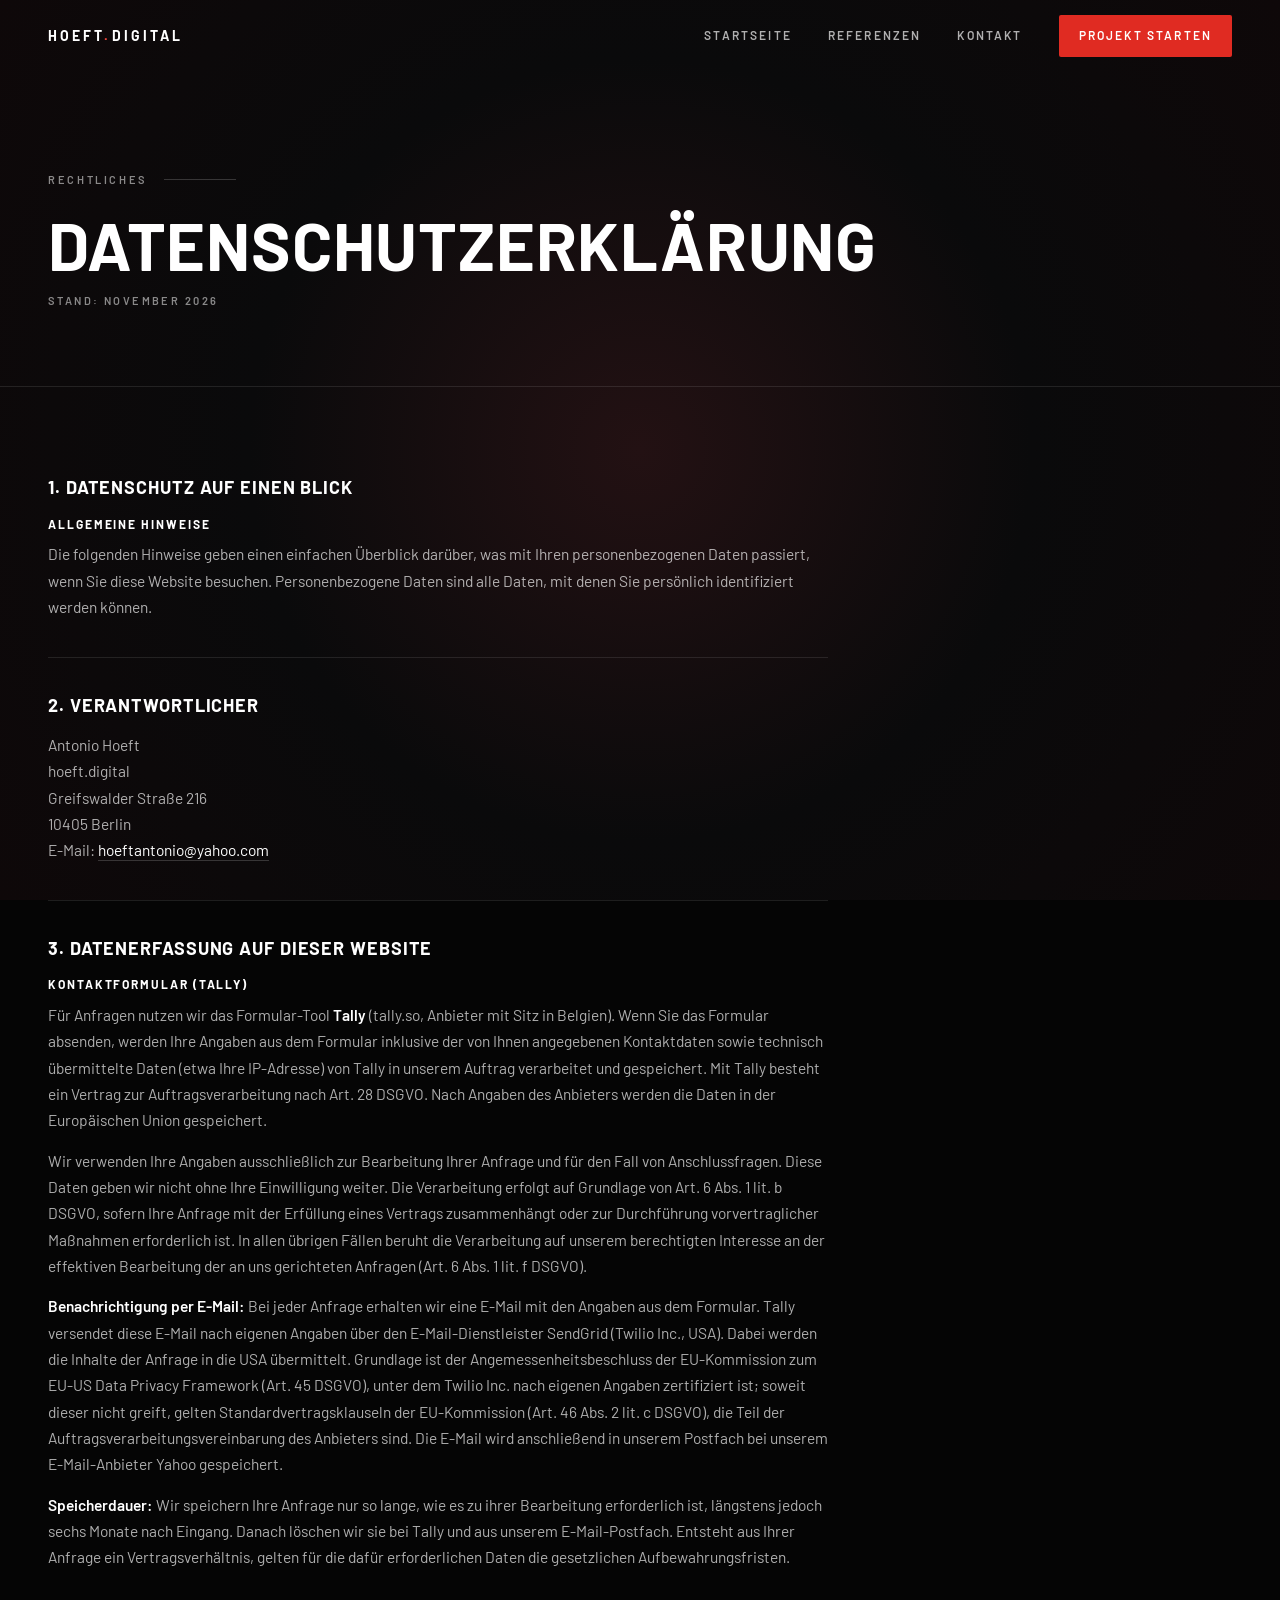
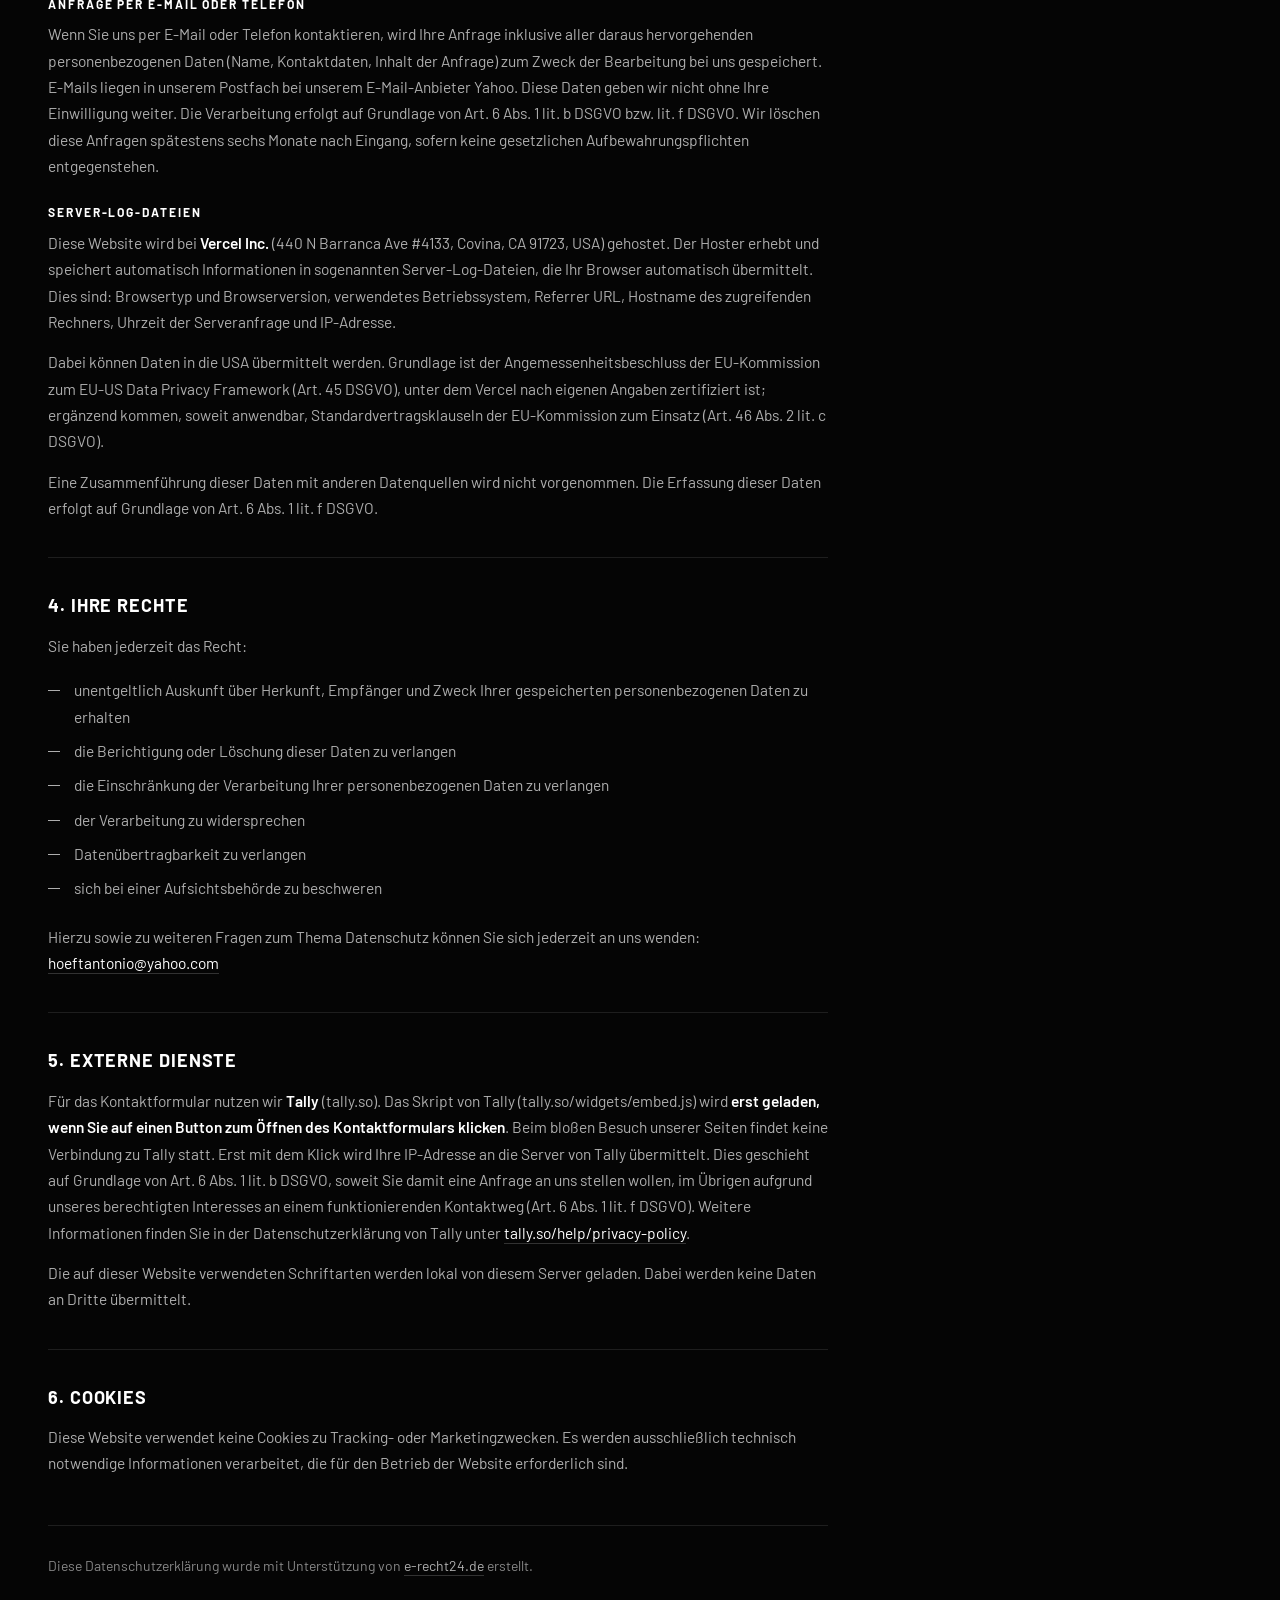
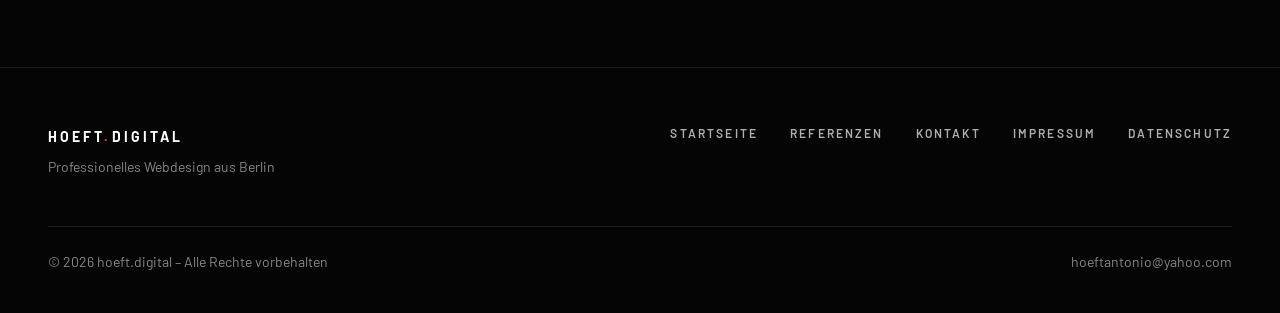
<file: datenschutz.html>
<!DOCTYPE html>
<html lang="de">
<head>
  <meta charset="UTF-8" />
  <meta name="viewport" content="width=device-width, initial-scale=1.0" />
  <title>Datenschutz – hoeft.digital</title>
  <meta name="theme-color" content="#050505" />
  <link rel="icon" href="favicon.svg" type="image/svg+xml" />
  <meta name="description" content="Datenschutzerklärung von hoeft.digital: Informationen zur Verarbeitung personenbezogener Daten." />
  <link rel="canonical" href="https://www.hoeft.digital/datenschutz.html">
  <meta property="og:title" content="Datenschutz – hoeft.digital" />
  <meta property="og:description" content="Datenschutzerklärung von hoeft.digital: Informationen zur Verarbeitung personenbezogener Daten." />
  <meta property="og:url" content="https://www.hoeft.digital/datenschutz.html" />
  <link rel="preload" href="fonts/barlow-700.woff2" as="font" type="font/woff2" crossorigin />
  <link rel="preload" href="fonts/barlow-400.woff2" as="font" type="font/woff2" crossorigin />
  <link rel="stylesheet" href="site.css" />
  <script>document.documentElement.classList.add('js');</script>
</head>
<body>
  <a href="#main" class="skip">Zum Inhalt springen</a>

  <!-- NAV -->
  <header class="nav" id="nav">
    <div class="wrap">
      <a href="index.html" class="brand" aria-label="hoeft.digital – Startseite">hoeft<i>.</i>digital</a>
      <nav class="nav-links" aria-label="Hauptnavigation">
        <a href="index.html">Startseite</a>
        <a href="referenzen.html">Referenzen</a>
        <a href="kontakt.html">Kontakt</a>
        <a href="kontakt.html" class="btn btn-red">Projekt starten</a>
      </nav>
      <button id="menu-btn" class="menu-btn" aria-label="Menü" aria-expanded="false" aria-controls="mobile-menu"><span></span></button>
    </div>
  </header>
  <nav id="mobile-menu" class="mobile" aria-label="Mobile Navigation">
    <a href="index.html">Startseite</a>
    <a href="referenzen.html">Referenzen</a>
    <a href="kontakt.html">Kontakt</a>
    <a href="kontakt.html" class="btn btn-red">Projekt starten <span class="arr" aria-hidden="true">→</span></a>
  </nav>

  <main id="main">
    <section class="phead">
      <div class="wrap">
        <p class="label rv">Rechtliches</p>
        <h1 class="display rv" style="--d:.05s">Datenschutz&shy;erklärung</h1>
        <p class="stand rv" style="--d:.1s">Stand: November 2026</p>
      </div>
    </section>
    <section class="psec">
      <div class="wrap">
        <div class="prose rv">
          <section>
            <h2>1. Datenschutz auf einen Blick</h2>
            <h3>Allgemeine Hinweise</h3>
            <p>Die folgenden Hinweise geben einen einfachen Überblick darüber, was mit Ihren personenbezogenen Daten passiert, wenn Sie diese Website besuchen. Personenbezogene Daten sind alle Daten, mit denen Sie persönlich identifiziert werden können.</p>
          </section>

          <section>
            <h2>2. Verantwortlicher</h2>
            <p>
              Antonio Hoeft<br />hoeft.digital<br />Greifswalder Straße 216<br />10405 Berlin<br />
              E-Mail: <a href="mailto:hoeftantonio@yahoo.com">hoeftantonio@yahoo.com</a>
            </p>
          </section>

          <section>
            <h2>3. Datenerfassung auf dieser Website</h2>

            <h3>Kontaktformular (Tally)</h3>
            <p>Für Anfragen nutzen wir das Formular-Tool <strong>Tally</strong> (tally.so, Anbieter mit Sitz in Belgien). Wenn Sie das Formular absenden, werden Ihre Angaben aus dem Formular inklusive der von Ihnen angegebenen Kontaktdaten sowie technisch übermittelte Daten (etwa Ihre IP-Adresse) von Tally in unserem Auftrag verarbeitet und gespeichert. Mit Tally besteht ein Vertrag zur Auftragsverarbeitung nach Art. 28 DSGVO. Nach Angaben des Anbieters werden die Daten in der Europäischen Union gespeichert.</p>
            <p>Wir verwenden Ihre Angaben ausschließlich zur Bearbeitung Ihrer Anfrage und für den Fall von Anschlussfragen. Diese Daten geben wir nicht ohne Ihre Einwilligung weiter. Die Verarbeitung erfolgt auf Grundlage von Art. 6 Abs. 1 lit. b DSGVO, sofern Ihre Anfrage mit der Erfüllung eines Vertrags zusammenhängt oder zur Durchführung vorvertraglicher Maßnahmen erforderlich ist. In allen übrigen Fällen beruht die Verarbeitung auf unserem berechtigten Interesse an der effektiven Bearbeitung der an uns gerichteten Anfragen (Art. 6 Abs. 1 lit. f DSGVO).</p>
            <p><strong>Benachrichtigung per E-Mail:</strong> Bei jeder Anfrage erhalten wir eine E-Mail mit den Angaben aus dem Formular. Tally versendet diese E-Mail nach eigenen Angaben über den E-Mail-Dienstleister SendGrid (Twilio Inc., USA). Dabei werden die Inhalte der Anfrage in die USA übermittelt. Grundlage ist der Angemessenheitsbeschluss der EU-Kommission zum EU-US Data Privacy Framework (Art. 45 DSGVO), unter dem Twilio Inc. nach eigenen Angaben zertifiziert ist; soweit dieser nicht greift, gelten Standardvertragsklauseln der EU-Kommission (Art. 46 Abs. 2 lit. c DSGVO), die Teil der Auftragsverarbeitungsvereinbarung des Anbieters sind. Die E-Mail wird anschließend in unserem Postfach bei unserem E-Mail-Anbieter Yahoo gespeichert.</p>
            <p><strong>Speicherdauer:</strong> Wir speichern Ihre Anfrage nur so lange, wie es zu ihrer Bearbeitung erforderlich ist, längstens jedoch sechs Monate nach Eingang. Danach löschen wir sie bei Tally und aus unserem E-Mail-Postfach. Entsteht aus Ihrer Anfrage ein Vertragsverhältnis, gelten für die dafür erforderlichen Daten die gesetzlichen Aufbewahrungsfristen.</p>

            <h3>Anfrage per E-Mail oder Telefon</h3>
            <p>Wenn Sie uns per E-Mail oder Telefon kontaktieren, wird Ihre Anfrage inklusive aller daraus hervorgehenden personenbezogenen Daten (Name, Kontaktdaten, Inhalt der Anfrage) zum Zweck der Bearbeitung bei uns gespeichert. E-Mails liegen in unserem Postfach bei unserem E-Mail-Anbieter Yahoo. Diese Daten geben wir nicht ohne Ihre Einwilligung weiter. Die Verarbeitung erfolgt auf Grundlage von Art. 6 Abs. 1 lit. b DSGVO bzw. lit. f DSGVO. Wir löschen diese Anfragen spätestens sechs Monate nach Eingang, sofern keine gesetzlichen Aufbewahrungspflichten entgegenstehen.</p>

            <h3>Server-Log-Dateien</h3>
            <!-- TODO nach Umstellung auf Vercel Pro (geplant ca. Dezember 2026): hier einen Satz zum Auftragsverarbeitungsvertrag nach Art. 28 DSGVO mit Vercel ergänzen. Bis dahin NICHT behaupten, dass er besteht (Hobby-Tarif ist davon laut Vercel nicht abgedeckt). -->
            <p>Diese Website wird bei <strong>Vercel Inc.</strong> (440 N Barranca Ave #4133, Covina, CA 91723, USA) gehostet. Der Hoster erhebt und speichert automatisch Informationen in sogenannten Server-Log-Dateien, die Ihr Browser automatisch übermittelt. Dies sind: Browsertyp und Browserversion, verwendetes Betriebssystem, Referrer URL, Hostname des zugreifenden Rechners, Uhrzeit der Serveranfrage und IP-Adresse.</p>
            <p>Dabei können Daten in die USA übermittelt werden. Grundlage ist der Angemessenheitsbeschluss der EU-Kommission zum EU-US Data Privacy Framework (Art. 45 DSGVO), unter dem Vercel nach eigenen Angaben zertifiziert ist; ergänzend kommen, soweit anwendbar, Standardvertragsklauseln der EU-Kommission zum Einsatz (Art. 46 Abs. 2 lit. c DSGVO).</p>
            <p>Eine Zusammenführung dieser Daten mit anderen Datenquellen wird nicht vorgenommen. Die Erfassung dieser Daten erfolgt auf Grundlage von Art. 6 Abs. 1 lit. f DSGVO.</p>
          </section>

          <section>
            <h2>4. Ihre Rechte</h2>
            <p>Sie haben jederzeit das Recht:</p>
            <ul>
              <li>unentgeltlich Auskunft über Herkunft, Empfänger und Zweck Ihrer gespeicherten personenbezogenen Daten zu erhalten</li>
              <li>die Berichtigung oder Löschung dieser Daten zu verlangen</li>
              <li>die Einschränkung der Verarbeitung Ihrer personenbezogenen Daten zu verlangen</li>
              <li>der Verarbeitung zu widersprechen</li>
              <li>Datenübertragbarkeit zu verlangen</li>
              <li>sich bei einer Aufsichtsbehörde zu beschweren</li>
            </ul>
            <p style="margin-top:18px">Hierzu sowie zu weiteren Fragen zum Thema Datenschutz können Sie sich jederzeit an uns wenden: <a href="mailto:hoeftantonio@yahoo.com">hoeftantonio@yahoo.com</a></p>
          </section>

          <section>
            <h2>5. Externe Dienste</h2>
            <p>Für das Kontaktformular nutzen wir <strong>Tally</strong> (tally.so). Das Skript von Tally (tally.so/widgets/embed.js) wird <strong>erst geladen, wenn Sie auf einen Button zum Öffnen des Kontaktformulars klicken</strong>. Beim bloßen Besuch unserer Seiten findet keine Verbindung zu Tally statt. Erst mit dem Klick wird Ihre IP-Adresse an die Server von Tally übermittelt. Dies geschieht auf Grundlage von Art. 6 Abs. 1 lit. b DSGVO, soweit Sie damit eine Anfrage an uns stellen wollen, im Übrigen aufgrund unseres berechtigten Interesses an einem funktionierenden Kontaktweg (Art. 6 Abs. 1 lit. f DSGVO). Weitere Informationen finden Sie in der Datenschutzerklärung von Tally unter <a href="https://tally.so/help/privacy-policy" target="_blank" rel="noopener">tally.so/help/privacy-policy</a>.</p>
            <p>Die auf dieser Website verwendeten Schriftarten werden lokal von diesem Server geladen. Dabei werden keine Daten an Dritte übermittelt.</p>
          </section>

          <section>
            <h2>6. Cookies</h2>
            <p>Diese Website verwendet keine Cookies zu Tracking- oder Marketingzwecken. Es werden ausschließlich technisch notwendige Informationen verarbeitet, die für den Betrieb der Website erforderlich sind.</p>
          </section>

          <p class="src">Diese Datenschutzerklärung wurde mit Unterstützung von <a href="https://www.e-recht24.de" target="_blank" rel="noopener">e-recht24.de</a> erstellt.</p>
        </div>
      </div>
    </section>
  </main>

  <!-- FOOTER -->
  <footer>
    <div class="wrap">
      <div class="f-top">
        <div>
          <a href="index.html" class="brand">hoeft<i>.</i>digital</a>
          <p>Professionelles Webdesign aus Berlin</p>
        </div>
        <nav class="f-links" aria-label="Footer">
          <a href="index.html">Startseite</a>
          <a href="referenzen.html">Referenzen</a>
          <a href="kontakt.html">Kontakt</a>
          <a href="impressum.html">Impressum</a>
          <a href="datenschutz.html">Datenschutz</a>
        </nav>
      </div>
      <div class="f-bot">
        <p>© 2026 hoeft.digital – Alle Rechte vorbehalten</p>
        <a href="mailto:hoeftantonio@yahoo.com">hoeftantonio@yahoo.com</a>
      </div>
    </div>
  </footer>

  <script src="site.js"></script>
</body>
</html>
</file>
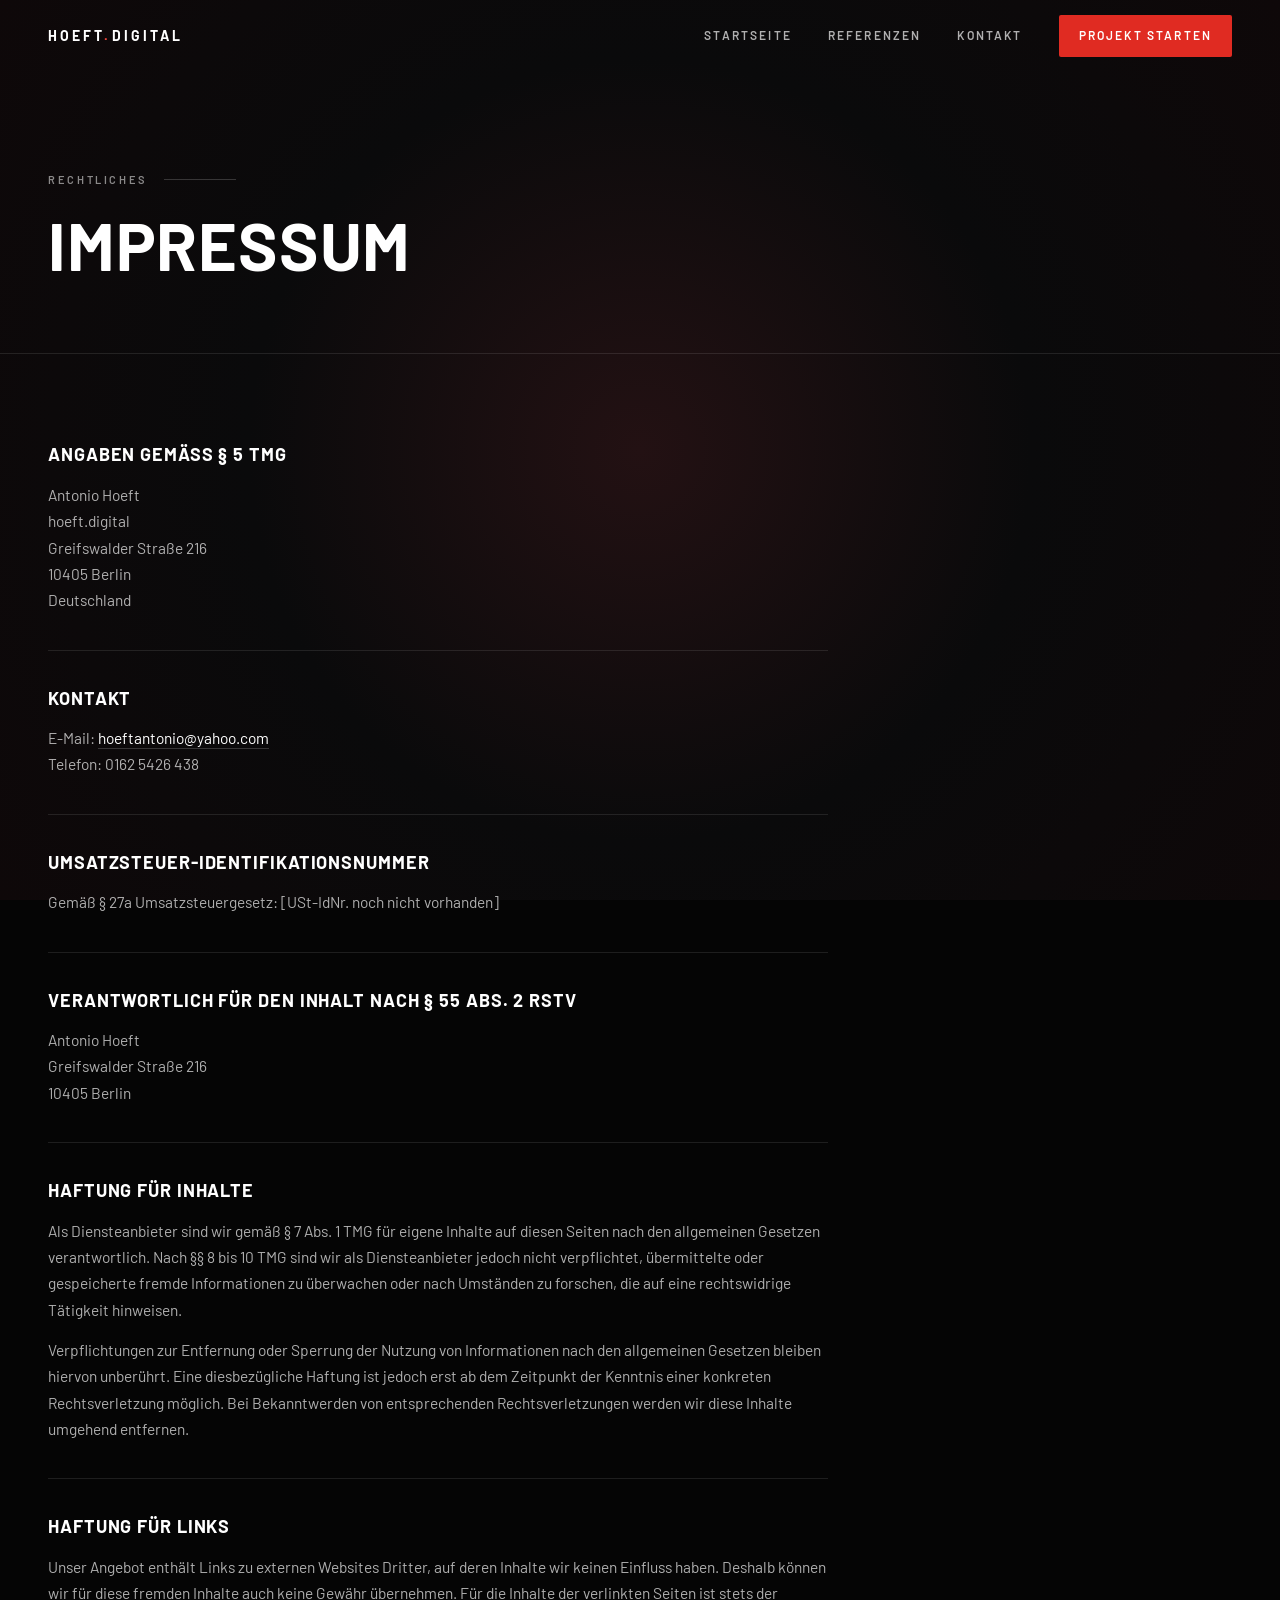
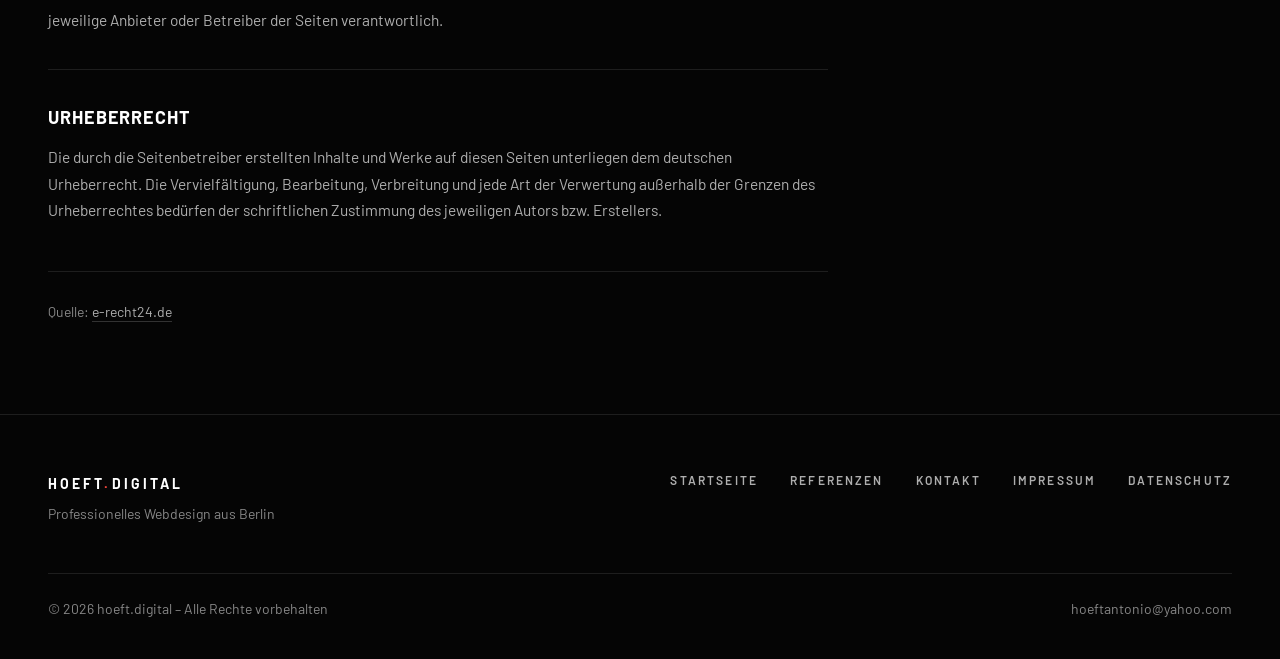
<file: impressum.html>
<!DOCTYPE html>
<html lang="de">
<head>
  <meta charset="UTF-8" />
  <meta name="viewport" content="width=device-width, initial-scale=1.0" />
  <title>Impressum – hoeft.digital</title>
  <meta name="theme-color" content="#050505" />
  <link rel="icon" href="favicon.svg" type="image/svg+xml" />
  <meta name="description" content="Impressum von hoeft.digital, Antonio Hoeft, Berlin." />
  <link rel="canonical" href="https://www.hoeft.digital/impressum.html">
  <meta property="og:title" content="Impressum – hoeft.digital" />
  <meta property="og:description" content="Impressum von hoeft.digital, Antonio Hoeft, Berlin." />
  <meta property="og:url" content="https://www.hoeft.digital/impressum.html" />
  <link rel="preload" href="fonts/barlow-700.woff2" as="font" type="font/woff2" crossorigin />
  <link rel="preload" href="fonts/barlow-400.woff2" as="font" type="font/woff2" crossorigin />
  <link rel="stylesheet" href="site.css" />
  <script>document.documentElement.classList.add('js');</script>
</head>
<body>
  <a href="#main" class="skip">Zum Inhalt springen</a>

  <!-- NAV -->
  <header class="nav" id="nav">
    <div class="wrap">
      <a href="index.html" class="brand" aria-label="hoeft.digital – Startseite">hoeft<i>.</i>digital</a>
      <nav class="nav-links" aria-label="Hauptnavigation">
        <a href="index.html">Startseite</a>
        <a href="referenzen.html">Referenzen</a>
        <a href="kontakt.html">Kontakt</a>
        <a href="kontakt.html" class="btn btn-red">Projekt starten</a>
      </nav>
      <button id="menu-btn" class="menu-btn" aria-label="Menü" aria-expanded="false" aria-controls="mobile-menu"><span></span></button>
    </div>
  </header>
  <nav id="mobile-menu" class="mobile" aria-label="Mobile Navigation">
    <a href="index.html">Startseite</a>
    <a href="referenzen.html">Referenzen</a>
    <a href="kontakt.html">Kontakt</a>
    <a href="kontakt.html" class="btn btn-red">Projekt starten <span class="arr" aria-hidden="true">→</span></a>
  </nav>

  <main id="main">
    <section class="phead">
      <div class="wrap">
        <p class="label rv">Rechtliches</p>
        <h1 class="display rv" style="--d:.05s">Impressum</h1>
      </div>
    </section>
    <section class="psec">
      <div class="wrap">
        <div class="prose rv">
          <section>
            <h2>Angaben gemäß § 5 TMG</h2>
            <p>Antonio Hoeft<br />hoeft.digital<br />Greifswalder Straße 216<br />10405 Berlin<br />Deutschland</p>
          </section>

          <section>
            <h2>Kontakt</h2>
            <p>
              E-Mail: <a href="mailto:hoeftantonio@yahoo.com">hoeftantonio@yahoo.com</a><br />
              Telefon: 0162 5426 438
            </p>
          </section>

          <section>
            <h2>Umsatzsteuer-Identifikationsnummer</h2>
            <p>Gemäß § 27a Umsatzsteuergesetz: [USt-IdNr. noch nicht vorhanden]</p>
          </section>

          <section>
            <h2>Verantwortlich für den Inhalt nach § 55 Abs. 2 RStV</h2>
            <p>Antonio Hoeft<br />Greifswalder Straße 216<br />10405 Berlin</p>
          </section>

          <section>
            <h2>Haftung für Inhalte</h2>
            <p>Als Diensteanbieter sind wir gemäß § 7 Abs. 1 TMG für eigene Inhalte auf diesen Seiten nach den allgemeinen Gesetzen verantwortlich. Nach §§ 8 bis 10 TMG sind wir als Diensteanbieter jedoch nicht verpflichtet, übermittelte oder gespeicherte fremde Informationen zu überwachen oder nach Umständen zu forschen, die auf eine rechtswidrige Tätigkeit hinweisen.</p>
            <p>Verpflichtungen zur Entfernung oder Sperrung der Nutzung von Informationen nach den allgemeinen Gesetzen bleiben hiervon unberührt. Eine diesbezügliche Haftung ist jedoch erst ab dem Zeitpunkt der Kenntnis einer konkreten Rechtsverletzung möglich. Bei Bekanntwerden von entsprechenden Rechtsverletzungen werden wir diese Inhalte umgehend entfernen.</p>
          </section>

          <section>
            <h2>Haftung für Links</h2>
            <p>Unser Angebot enthält Links zu externen Websites Dritter, auf deren Inhalte wir keinen Einfluss haben. Deshalb können wir für diese fremden Inhalte auch keine Gewähr übernehmen. Für die Inhalte der verlinkten Seiten ist stets der jeweilige Anbieter oder Betreiber der Seiten verantwortlich.</p>
          </section>

          <section>
            <h2>Urheberrecht</h2>
            <p>Die durch die Seitenbetreiber erstellten Inhalte und Werke auf diesen Seiten unterliegen dem deutschen Urheberrecht. Die Vervielfältigung, Bearbeitung, Verbreitung und jede Art der Verwertung außerhalb der Grenzen des Urheberrechtes bedürfen der schriftlichen Zustimmung des jeweiligen Autors bzw. Erstellers.</p>
          </section>

          <p class="src">Quelle: <a href="https://www.e-recht24.de" target="_blank" rel="noopener">e-recht24.de</a></p>
        </div>
      </div>
    </section>
  </main>

  <!-- FOOTER -->
  <footer>
    <div class="wrap">
      <div class="f-top">
        <div>
          <a href="index.html" class="brand">hoeft<i>.</i>digital</a>
          <p>Professionelles Webdesign aus Berlin</p>
        </div>
        <nav class="f-links" aria-label="Footer">
          <a href="index.html">Startseite</a>
          <a href="referenzen.html">Referenzen</a>
          <a href="kontakt.html">Kontakt</a>
          <a href="impressum.html">Impressum</a>
          <a href="datenschutz.html">Datenschutz</a>
        </nav>
      </div>
      <div class="f-bot">
        <p>© 2026 hoeft.digital – Alle Rechte vorbehalten</p>
        <a href="mailto:hoeftantonio@yahoo.com">hoeftantonio@yahoo.com</a>
      </div>
    </div>
  </footer>

  <script src="site.js"></script>
</body>
</html>
</file>
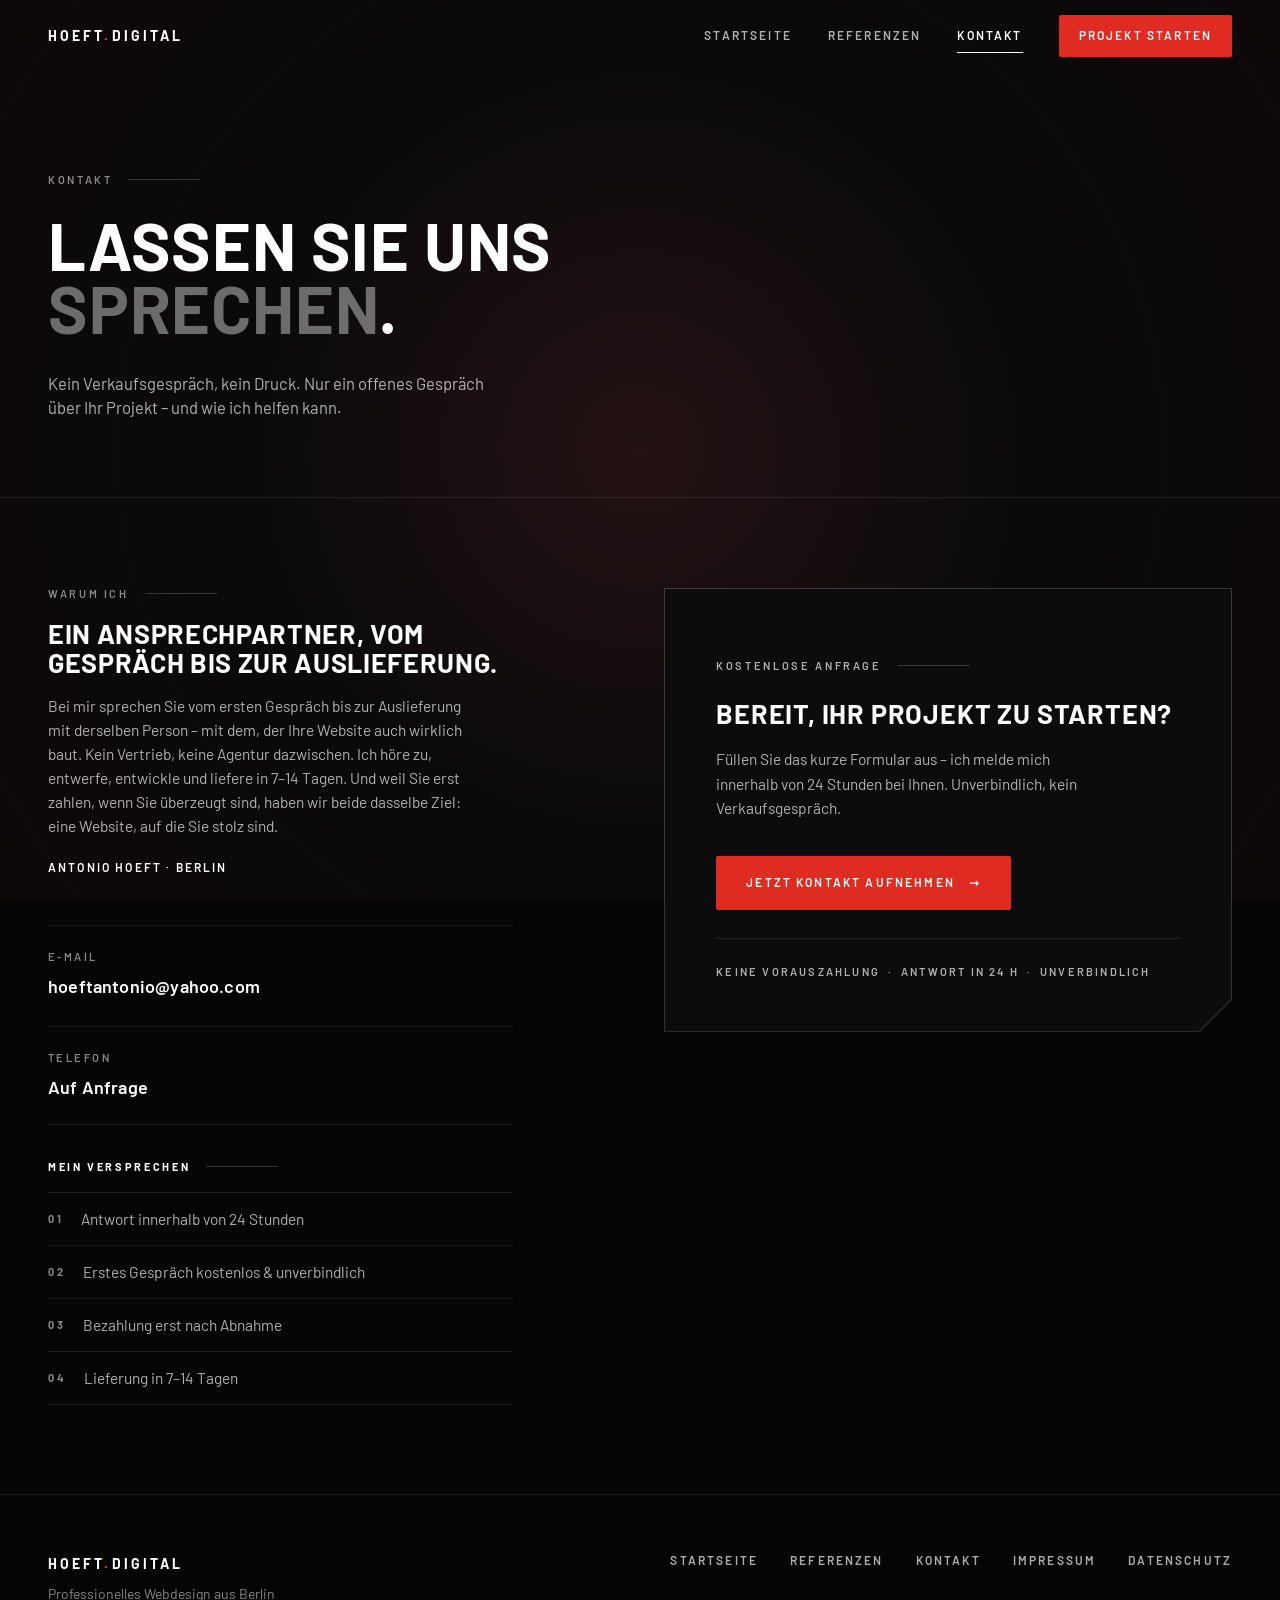
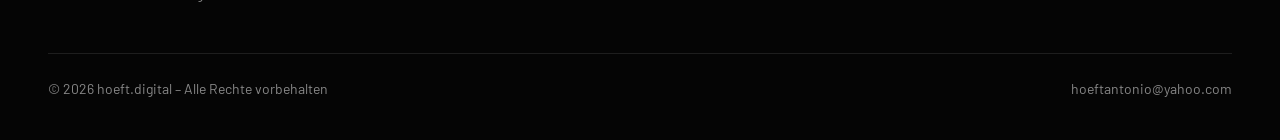
<file: kontakt.html>
<!DOCTYPE html>
<html lang="de">
<head>
  <meta charset="UTF-8" />
  <meta name="viewport" content="width=device-width, initial-scale=1.0" />
  <title>Kontakt – Kostenloses Erstgespräch | hoeft.digital</title>
  <meta name="theme-color" content="#050505" />
  <link rel="icon" href="favicon.svg" type="image/svg+xml" />
  <meta name="description" content="Kostenloses, unverbindliches Erstgespräch zu Ihrer neuen Website. Persönliche Antwort innerhalb von 24 Stunden. Keine Vorauszahlung – Webdesign aus Berlin." />
  <link rel="canonical" href="https://www.hoeft.digital/kontakt.html">
  <meta property="og:title" content="Kontakt – Kostenloses Erstgespräch | hoeft.digital" />
  <meta property="og:description" content="Kostenloses, unverbindliches Erstgespräch zu Ihrer neuen Website. Persönliche Antwort innerhalb von 24 Stunden. Keine Vorauszahlung – Webdesign aus Berlin." />
  <meta property="og:url" content="https://www.hoeft.digital/kontakt.html" />
  <link rel="preload" href="fonts/barlow-700.woff2" as="font" type="font/woff2" crossorigin />
  <link rel="preload" href="fonts/barlow-400.woff2" as="font" type="font/woff2" crossorigin />
  <link rel="stylesheet" href="site.css" />
  <script>document.documentElement.classList.add('js');</script>
</head>
<body>
  <a href="#main" class="skip">Zum Inhalt springen</a>

  <!-- NAV -->
  <header class="nav" id="nav">
    <div class="wrap">
      <a href="index.html" class="brand" aria-label="hoeft.digital – Startseite">hoeft<i>.</i>digital</a>
      <nav class="nav-links" aria-label="Hauptnavigation">
        <a href="index.html">Startseite</a>
        <a href="referenzen.html">Referenzen</a>
        <a href="kontakt.html" aria-current="page">Kontakt</a>
        <a href="kontakt.html" class="btn btn-red">Projekt starten</a>
      </nav>
      <button id="menu-btn" class="menu-btn" aria-label="Menü" aria-expanded="false" aria-controls="mobile-menu"><span></span></button>
    </div>
  </header>
  <nav id="mobile-menu" class="mobile" aria-label="Mobile Navigation">
    <a href="index.html">Startseite</a>
    <a href="referenzen.html">Referenzen</a>
    <a href="kontakt.html" aria-current="page">Kontakt</a>
    <a href="kontakt.html" class="btn btn-red">Projekt starten <span class="arr" aria-hidden="true">→</span></a>
  </nav>

  <main id="main">
    <section class="phead">
      <div class="wrap">
        <p class="label rv">Kontakt</p>
        <h1 class="display rv" style="--d:.05s">Lassen Sie uns<br /><span class="dim">sprechen</span>.</h1>
        <p class="lead rv" style="--d:.12s">Kein Verkaufsgespräch, kein Druck. Nur ein offenes Gespräch über Ihr Projekt – und wie ich helfen kann.</p>
      </div>
    </section>
    <section class="psec">
      <div class="wrap contact">
        <div class="c-info rv">
          <div class="why">
            <p class="label">Warum ich</p>
            <h2>Ein Ansprechpartner, vom Gespräch bis zur Auslieferung.</h2>
            <p>Bei mir sprechen Sie vom ersten Gespräch bis zur Auslieferung mit derselben Person – mit dem, der Ihre Website auch wirklich baut. Kein Vertrieb, keine Agentur dazwischen. Ich höre zu, entwerfe, entwickle und liefere in 7–14 Tagen. Und weil Sie erst zahlen, wenn Sie überzeugt sind, haben wir beide dasselbe Ziel: eine Website, auf die Sie stolz sind.</p>
            <p class="sig">Antonio Hoeft · Berlin</p>
          </div>
          <div class="c-list">
            <a href="mailto:hoeftantonio@yahoo.com" class="row"><span class="k">E-Mail</span><span class="v">hoeftantonio@yahoo.com</span></a>
            <div><span class="k">Telefon</span><span class="v">Auf Anfrage</span></div>
          </div>
          <div class="promise">
            <p class="label" style="margin-bottom:20px"><b>Mein Versprechen</b></p>
            <ul>
              <li><b>01</b><span>Antwort innerhalb von 24 Stunden</span></li>
              <li><b>02</b><span>Erstes Gespräch kostenlos &amp; unverbindlich</span></li>
              <li><b>03</b><span>Bezahlung erst nach Abnahme</span></li>
              <li><b>04</b><span>Lieferung in 7–14 Tagen</span></li>
            </ul>
          </div>
        </div>

        <div class="card c-card rv" style="--d:.1s">
          <div class="card-in">
            <div>
              <p class="label">Kostenlose Anfrage</p>
              <h2>Bereit, Ihr Projekt zu starten?</h2>
              <p class="t">Füllen Sie das kurze Formular aus – ich melde mich innerhalb von 24 Stunden bei Ihnen. Unverbindlich, kein Verkaufsgespräch.</p>
              <div class="act">
                <a href="https://tally.so/r/LZ6a4j" target="_blank" rel="noopener" class="btn btn-red" data-tally-form="LZ6a4j">Jetzt Kontakt aufnehmen <span class="arr" aria-hidden="true">→</span></a>
              </div>
            </div>
            <p class="note">Keine Vorauszahlung &nbsp;·&nbsp; Antwort in 24&nbsp;h &nbsp;·&nbsp; Unverbindlich</p>
          </div>
        </div>
      </div>
    </section>
  </main>

  <!-- FOOTER -->
  <footer>
    <div class="wrap">
      <div class="f-top">
        <div>
          <a href="index.html" class="brand">hoeft<i>.</i>digital</a>
          <p>Professionelles Webdesign aus Berlin</p>
        </div>
        <nav class="f-links" aria-label="Footer">
          <a href="index.html">Startseite</a>
          <a href="referenzen.html">Referenzen</a>
          <a href="kontakt.html">Kontakt</a>
          <a href="impressum.html">Impressum</a>
          <a href="datenschutz.html">Datenschutz</a>
        </nav>
      </div>
      <div class="f-bot">
        <p>© 2026 hoeft.digital – Alle Rechte vorbehalten</p>
        <a href="mailto:hoeftantonio@yahoo.com">hoeftantonio@yahoo.com</a>
      </div>
    </div>
  </footer>

  <script src="site.js"></script>
</body>
</html>
</file>
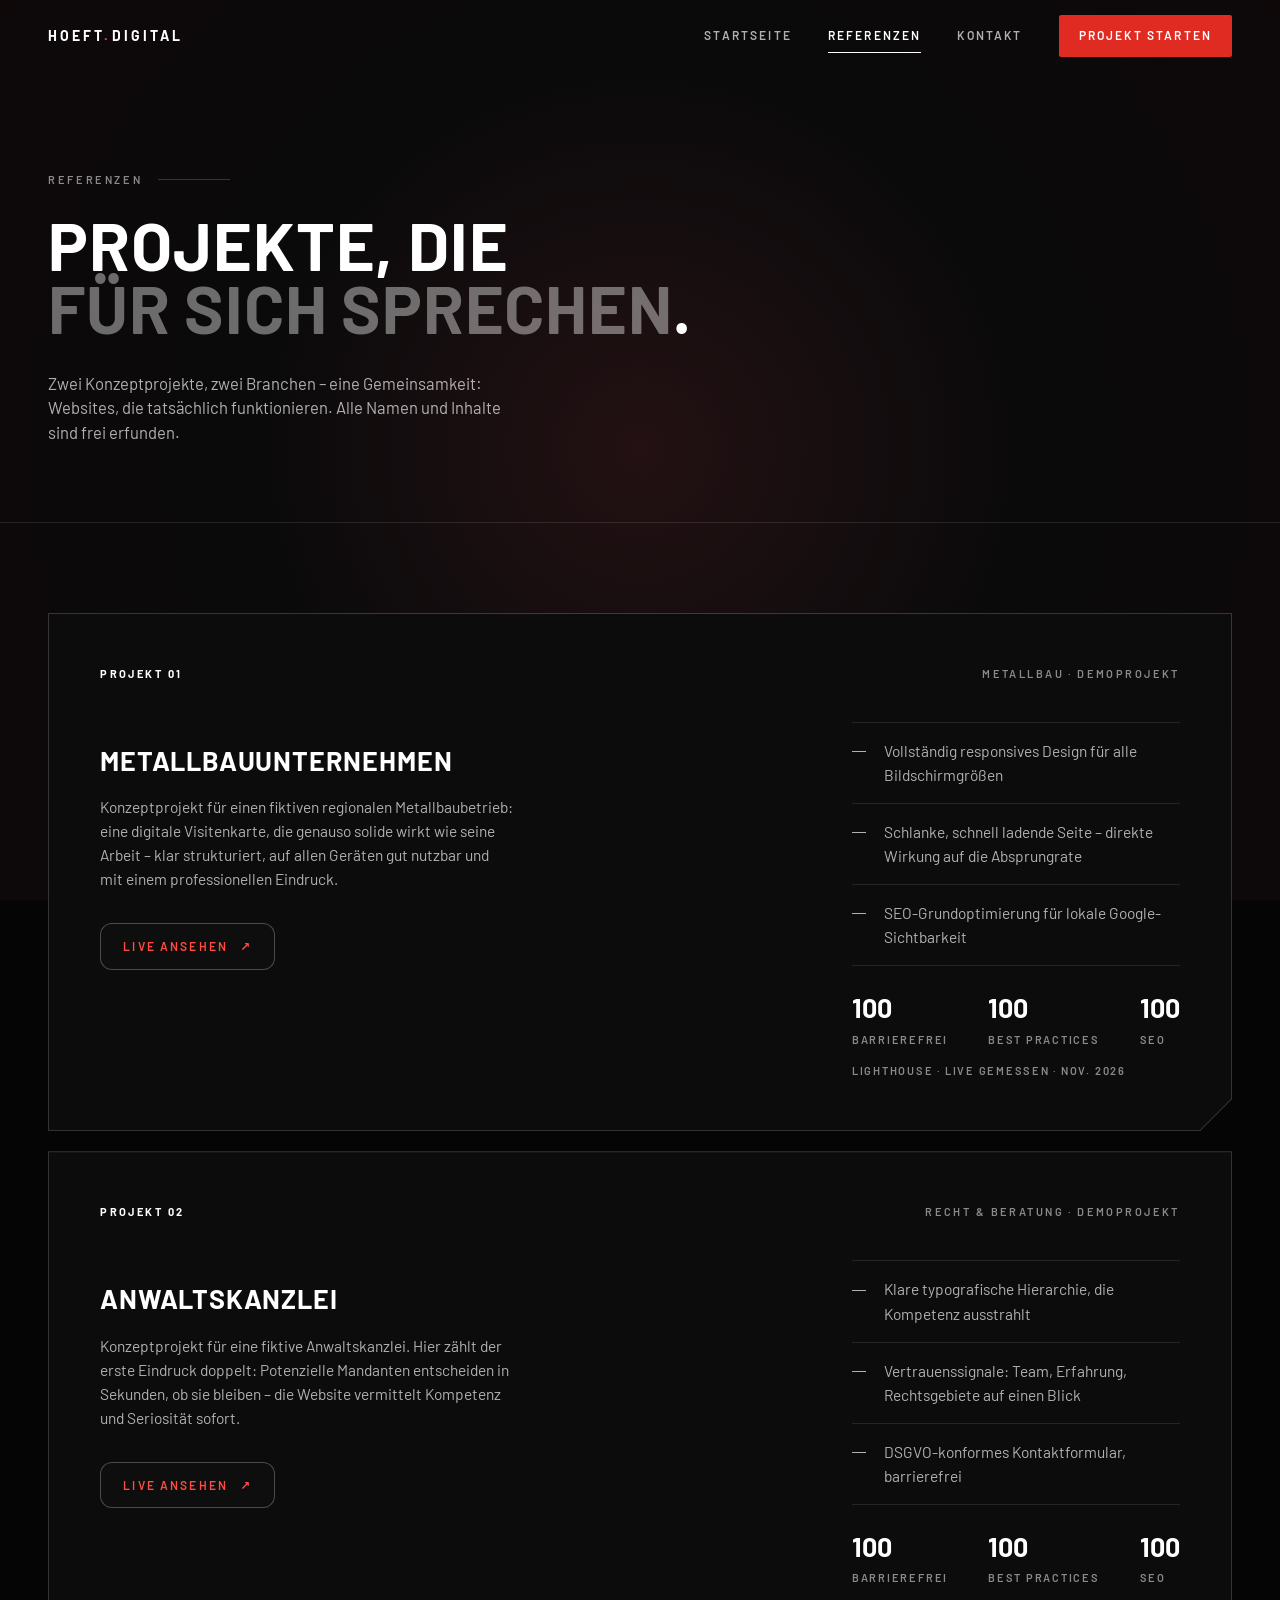
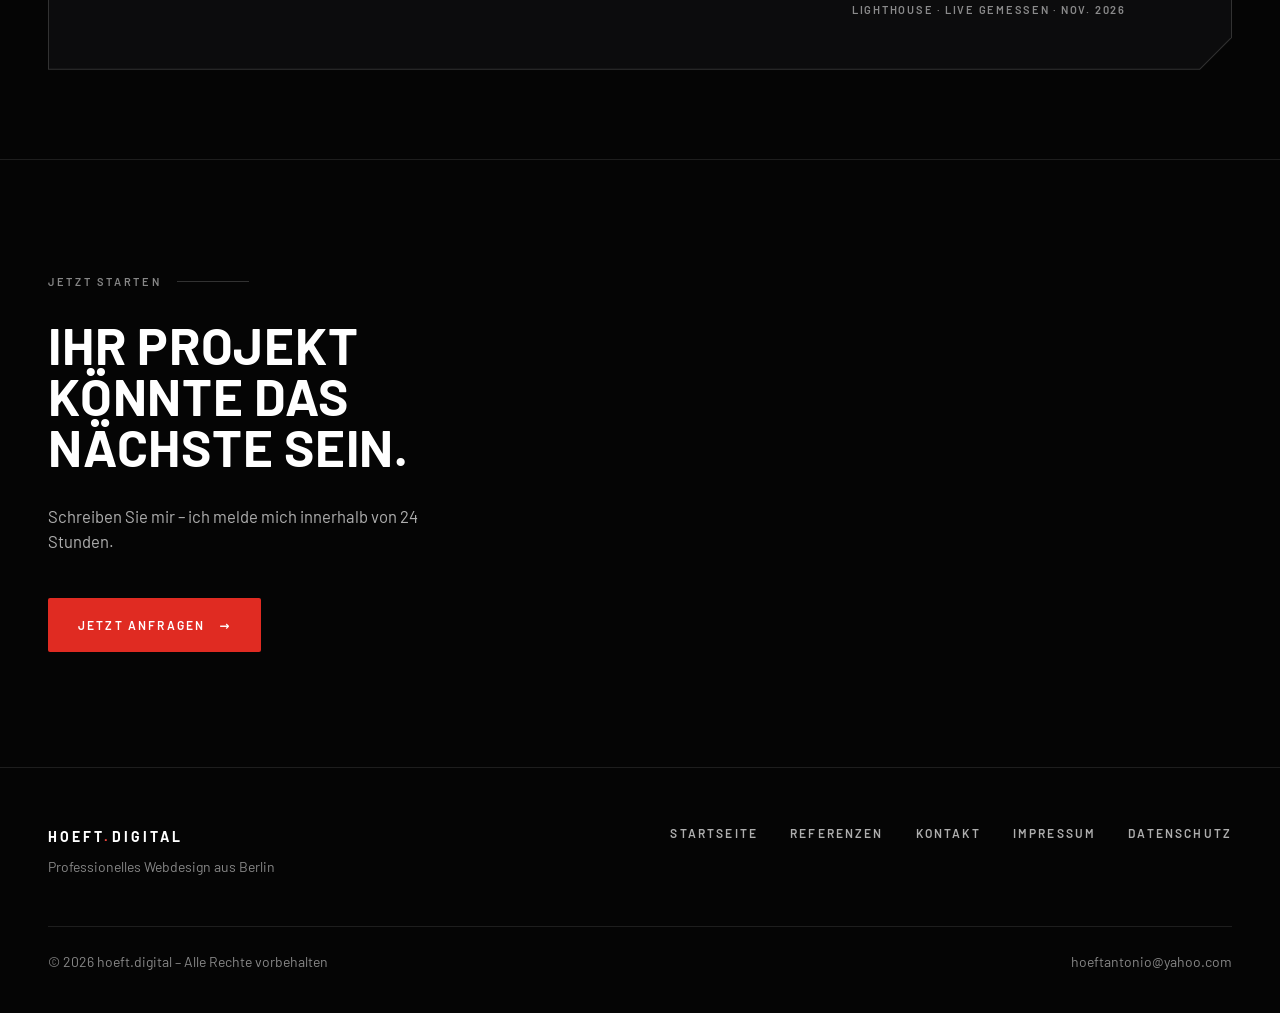
<file: referenzen.html>
<!DOCTYPE html>
<html lang="de">
<head>
  <meta charset="UTF-8" />
  <meta name="viewport" content="width=device-width, initial-scale=1.0" />
  <title>Referenzen – Webdesign-Projekte aus Berlin | hoeft.digital</title>
  <meta name="theme-color" content="#050505" />
  <link rel="icon" href="favicon.svg" type="image/svg+xml" />
  <meta name="description" content="Demoprojekte: Websites für einen fiktiven Metallbaubetrieb und eine fiktive Anwaltskanzlei – mobiloptimiert, schnell, SEO-optimiert. Webdesign aus Berlin." />
  <link rel="canonical" href="https://www.hoeft.digital/referenzen.html">
  <meta property="og:title" content="Referenzen – Webdesign-Projekte aus Berlin | hoeft.digital" />
  <meta property="og:description" content="Demoprojekte: Websites für einen fiktiven Metallbaubetrieb und eine fiktive Anwaltskanzlei – mobiloptimiert, schnell, SEO-optimiert. Webdesign aus Berlin." />
  <meta property="og:url" content="https://www.hoeft.digital/referenzen.html" />
  <link rel="preload" href="fonts/barlow-700.woff2" as="font" type="font/woff2" crossorigin />
  <link rel="preload" href="fonts/barlow-400.woff2" as="font" type="font/woff2" crossorigin />
  <link rel="stylesheet" href="site.css" />
  <script>document.documentElement.classList.add('js');</script>
</head>
<body>
  <a href="#main" class="skip">Zum Inhalt springen</a>

  <!-- NAV -->
  <header class="nav" id="nav">
    <div class="wrap">
      <a href="index.html" class="brand" aria-label="hoeft.digital – Startseite">hoeft<i>.</i>digital</a>
      <nav class="nav-links" aria-label="Hauptnavigation">
        <a href="index.html">Startseite</a>
        <a href="referenzen.html" aria-current="page">Referenzen</a>
        <a href="kontakt.html">Kontakt</a>
        <a href="kontakt.html" class="btn btn-red">Projekt starten</a>
      </nav>
      <button id="menu-btn" class="menu-btn" aria-label="Menü" aria-expanded="false" aria-controls="mobile-menu"><span></span></button>
    </div>
  </header>
  <nav id="mobile-menu" class="mobile" aria-label="Mobile Navigation">
    <a href="index.html">Startseite</a>
    <a href="referenzen.html" aria-current="page">Referenzen</a>
    <a href="kontakt.html">Kontakt</a>
    <a href="kontakt.html" class="btn btn-red">Projekt starten <span class="arr" aria-hidden="true">→</span></a>
  </nav>

  <main id="main">
    <section class="phead">
      <div class="wrap">
        <p class="label rv">Referenzen</p>
        <h1 class="display rv" style="--d:.05s">Projekte, die<br /><span class="dim">für sich sprechen</span>.</h1>
        <p class="lead rv" style="--d:.12s">Zwei Konzeptprojekte, zwei Branchen – eine Gemeinsamkeit: Websites, die tatsächlich funktionieren. Alle Namen und Inhalte sind frei erfunden.</p>
      </div>
    </section>
    <section class="psec">
      <div class="wrap">
      <article class="card proj rv" id="metallbau" style="--d:0s">
        <div class="card-in">
          <div class="work-meta"><b>Projekt 01</b><span>Metallbau · Demoprojekt</span></div>
          <div class="l">
            <h2>Metallbau&shy;unternehmen</h2>
            <p>Konzeptprojekt für einen fiktiven regionalen Metallbaubetrieb: eine digitale Visitenkarte, die genauso solide wirkt wie seine Arbeit – klar strukturiert, auf allen Geräten gut nutzbar und mit einem professionellen Eindruck.</p>
            <div class="live"><a href="https://mutnt.vercel.app/" target="_blank" rel="noopener" class="cbtn"><span class="t">Live ansehen <span class="arr" aria-hidden="true">↗</span></span></a></div>
          </div>
          <div class="r">
            <ul class="checks">
              <li>Vollständig responsives Design für alle Bildschirmgrößen</li>
              <li>Schlanke, schnell ladende Seite – direkte Wirkung auf die Absprungrate</li>
              <li>SEO-Grundoptimierung für lokale Google-Sichtbarkeit</li>
            </ul>
            <div class="stats">
              <div><strong>100</strong><span>Barrierefrei</span></div>
              <div><strong>100</strong><span>Best Practices</span></div>
              <div><strong>100</strong><span>SEO</span></div>
            </div>
            <p class="stat-cap">Lighthouse · live gemessen · Nov. 2026</p>
          </div>
        </div>
      </article>
      <article class="card proj rv" id="kanzlei" style="--d:.06s">
        <div class="card-in">
          <div class="work-meta"><b>Projekt 02</b><span>Recht &amp; Beratung · Demoprojekt</span></div>
          <div class="l">
            <h2>Anwaltskanzlei</h2>
            <p>Konzeptprojekt für eine fiktive Anwaltskanzlei. Hier zählt der erste Eindruck doppelt: Potenzielle Mandanten entscheiden in Sekunden, ob sie bleiben – die Website vermittelt Kompetenz und Seriosität sofort.</p>
            <div class="live"><a href="https://anw-ltinsadig.vercel.app/" target="_blank" rel="noopener" class="cbtn"><span class="t">Live ansehen <span class="arr" aria-hidden="true">↗</span></span></a></div>
          </div>
          <div class="r">
            <ul class="checks">
              <li>Klare typografische Hierarchie, die Kompetenz ausstrahlt</li>
              <li>Vertrauenssignale: Team, Erfahrung, Rechtsgebiete auf einen Blick</li>
              <li>DSGVO-konformes Kontaktformular, barrierefrei</li>
            </ul>
            <div class="stats">
              <div><strong>100</strong><span>Barrierefrei</span></div>
              <div><strong>100</strong><span>Best Practices</span></div>
              <div><strong>100</strong><span>SEO</span></div>
            </div>
            <p class="stat-cap">Lighthouse · live gemessen · Nov. 2026</p>
          </div>
        </div>
      </article>
      </div>
    </section>

    <section class="pcta">
      <div class="wrap">
        <p class="label rv" style="margin-bottom:32px">Jetzt starten</p>
        <h2 class="h2 rv" style="--d:.05s">Ihr Projekt könnte das nächste sein.</h2>
        <p class="sub rv" style="--d:.12s">Schreiben Sie mir – ich melde mich innerhalb von 24 Stunden.</p>
        <a href="kontakt.html" class="btn btn-red rv" style="--d:.18s">Jetzt anfragen <span class="arr" aria-hidden="true">→</span></a>
      </div>
    </section>
  </main>

  <!-- FOOTER -->
  <footer>
    <div class="wrap">
      <div class="f-top">
        <div>
          <a href="index.html" class="brand">hoeft<i>.</i>digital</a>
          <p>Professionelles Webdesign aus Berlin</p>
        </div>
        <nav class="f-links" aria-label="Footer">
          <a href="index.html">Startseite</a>
          <a href="referenzen.html">Referenzen</a>
          <a href="kontakt.html">Kontakt</a>
          <a href="impressum.html">Impressum</a>
          <a href="datenschutz.html">Datenschutz</a>
        </nav>
      </div>
      <div class="f-bot">
        <p>© 2026 hoeft.digital – Alle Rechte vorbehalten</p>
        <a href="mailto:hoeftantonio@yahoo.com">hoeftantonio@yahoo.com</a>
      </div>
    </div>
  </footer>

  <script src="site.js"></script>
</body>
</html>
</file>
<file: site.css>
/* hoeft.digital – gemeinsame Styles für alle Unterseiten (Basis identisch zu index.html) */
    /* ── Fonts (self-hosted) ────────────────────────── */
    @font-face { font-family: 'Barlow'; src: url('fonts/barlow-400.woff2') format('woff2'); font-weight: 400; font-display: swap; }
    @font-face { font-family: 'Barlow'; src: url('fonts/barlow-500.woff2') format('woff2'); font-weight: 500; font-display: swap; }
    @font-face { font-family: 'Barlow'; src: url('fonts/barlow-600.woff2') format('woff2'); font-weight: 600; font-display: swap; }
    @font-face { font-family: 'Barlow'; src: url('fonts/barlow-700.woff2') format('woff2'); font-weight: 700; font-display: swap; }

    /* ── Tokens ─────────────────────────────────────── */
    :root {
      --bg:      #050505;
      --bg-1:    #0c0c0d;
      --bg-2:    #141415;
      --line:    rgba(255,255,255,.10);
      --line-2:  rgba(255,255,255,.18);
      --t1:      #fff;
      --t2:      rgba(255,255,255,.68);
      --t3:      rgba(255,255,255,.52);   /* Minimum – AA auf --bg */

      --red:      #E02B22;                /* UI-Rot: Flächen (weißer Text 4.6:1) */
      --red-hi:   #FF4B41;                /* UI-Rot: Text auf Schwarz */
      --red-hover:#EE3A30;

      --sans: 'Barlow', 'DIN Alternate', 'Arial Narrow', system-ui, sans-serif;
      --mono: var(--sans);
      --ease: cubic-bezier(.16,1,.3,1);

      --pad:  clamp(20px, 4vw, 48px);
      --max:  1320px;
      --sec:  clamp(96px, 13vw, 176px);
      --nav:  72px;

      /* Schriftgrößen: eine Skala für alle Seiten */
      --fs-label: 11px;                         /* Mikro-Beschriftungen in Versalien */
      --fs-ui:    12px;                         /* Buttons, Navigation, Links in Versalien */
      --fs-small: 14px;                         /* Kleingedrucktes, Footer, Zusatztexte */
      --fs-body:  15.5px;                       /* Fließtext */
      --fs-lead:  clamp(16px, 1.3vw, 18px);     /* Einleitungstexte */
      --fs-h4:    18px;                         /* kleine Überschriften, Menü, Werte */
      --fs-h3:    clamp(20px, 2.1vw, 30px);     /* Karten-, Schritt- und Gedankentitel */
      --fs-h2:    clamp(27px, 4vw, 56px);       /* Abschnittsüberschriften */
      --fs-h1:    clamp(34px, 5.2vw, 76px);     /* Hero- und Seitentitel */
      --fs-num:   clamp(44px, 11vw, 76px);      /* Zahlen-Statements (mobil) */
      --fs-num-d: clamp(40px, 4.4vw, 64px);     /* Zahlen-Statements (ab Tablet) */
    }
    @media (max-width: 899px) { :root { --fs-h1: clamp(36px, 10.4vw, 64px); } }


    *, *::before, *::after { box-sizing: border-box; }
    html { -webkit-text-size-adjust: 100%; }
    @media (prefers-reduced-motion: no-preference) { html { scroll-behavior: smooth; } }
    body {
      margin: 0; background: var(--bg); color: var(--t1);
      font-family: var(--sans); font-size: var(--fs-body); line-height: 1.55;
      -webkit-font-smoothing: antialiased; text-rendering: optimizeLegibility;
      overflow-x: hidden;
    }
    h1, h2, h3, p, ol, ul { margin: 0; padding: 0; }
    ol, ul { list-style: none; }
    a { color: inherit; text-decoration: none; }
    button { font: inherit; color: inherit; background: none; border: 0; padding: 0; cursor: pointer; }
    ::selection { background: var(--red); color: #fff; }

    :focus-visible { outline: 2px solid var(--red-hi); outline-offset: 4px; }

    .wrap { width: 100%; max-width: var(--max); margin-inline: auto; padding-inline: var(--pad); }
    .sr-only { position: absolute; width: 1px; height: 1px; overflow: hidden; clip: rect(0 0 0 0); white-space: nowrap; }
    .skip { position: fixed; top: 8px; left: 8px; z-index: 100; background: #fff; color: #000; padding: 10px 16px; font-weight: 600; transform: translateY(-200%); }
    .skip:focus { transform: none; }

    /* ── Typography ─────────────────────────────────── */
    .mono { font-family: var(--mono); font-variant-numeric: tabular-nums; }
    .label {
      font-family: var(--sans); font-size: var(--fs-label); font-weight: 600; line-height: 1;
      letter-spacing: .24em; text-transform: uppercase; color: var(--t3);
      display: flex; align-items: center; gap: 16px;
    }
    .label b { font-weight: 700; color: var(--t1); }
    .label { white-space: nowrap; }
    .label::after { content: ''; height: 1px; flex: 0 1 72px; min-width: 0; background: var(--line-2); }

    .display {
      font-weight: 700; text-transform: uppercase; letter-spacing: .012em; line-height: .94;
      font-size: var(--fs-h1); }
    @media (max-width: 899px) { .display { line-height: .96; } }
    .h2 {
      font-weight: 700; text-transform: uppercase; letter-spacing: .015em; line-height: 1;
      font-size: var(--fs-h2); }
    .dim { color: var(--t3); }

    /* ── Buttons / Links ────────────────────────────── */
    .btn {
      display: inline-flex; align-items: center; gap: 14px;
      min-height: 54px; padding: 0 30px; border-radius: 2px;
      font-weight: 600; font-size: var(--fs-ui); letter-spacing: .18em; text-transform: uppercase;
      transition: background-color .25s var(--ease), border-color .25s var(--ease), color .25s var(--ease);
    }
    .btn .arr { transition: transform .35s var(--ease); }
    .btn:hover .arr { transform: translateX(5px); }
    .btn-red { background: var(--red); color: #fff; }
    .btn-red:hover { background: var(--red-hover); }
    .btn-line { border: 1px solid var(--line-2); color: var(--t1); }
    .btn-line:hover { background: #fff; border-color: #fff; color: #000; }
    @media (max-width: 480px) { .btn { padding: 0 20px; gap: 10px; letter-spacing: .14em; } }

    .ulink {
      display: inline-flex; align-items: center; gap: 12px; font-weight: 600; font-size: var(--fs-ui); letter-spacing: .18em; text-transform: uppercase; padding-bottom: 8px;
      background: linear-gradient(currentColor, currentColor) left bottom / 28% 1px no-repeat;
      transition: background-size .5s var(--ease);
    }
    .ulink:hover, .work:hover .ulink { background-size: 100% 1px; }
    .ulink .arr { transition: transform .35s var(--ease); }
    .ulink:hover .arr, .work:hover .ulink .arr { transform: translateX(4px); }

    /* ── Reveal ─────────────────────────────────────── */
    .js .rv { opacity: 0; transform: translateY(24px); transition: opacity .8s var(--ease), transform .8s var(--ease); transition-delay: var(--d, 0s); }
    .js .rv.in { opacity: 1; transform: none; }
    .js .ln > span { display: block; transform: translateY(105%); transition: transform 1.1s var(--ease); transition-delay: var(--d, 0s); }
    .js .in .ln > span, .js .ln.in > span { transform: none; }
    .ln { display: block; overflow: hidden; padding-bottom: .12em; margin-bottom: -.12em; }
    @media (min-width: 900px) { .ln { white-space: nowrap; } }

    /* ── Navigation ─────────────────────────────────── */
    .nav {
      position: fixed; inset: 0 0 auto 0; z-index: 50; height: var(--nav);
      border-bottom: 1px solid transparent;
      transition: background-color .35s, border-color .35s, backdrop-filter .35s;
    }
    .nav.solid { background: rgba(5,5,5,.78); border-color: var(--line); -webkit-backdrop-filter: blur(16px); backdrop-filter: blur(16px); }
    .nav .wrap { height: 100%; display: flex; align-items: center; justify-content: space-between; }
    .brand { font-weight: 700; font-size: var(--fs-small); letter-spacing: .22em; text-transform: uppercase; }
    .brand i { font-style: normal; color: var(--red-hi); }
    .nav-links { display: none; align-items: center; gap: 36px; }
    .nav-links a:not(.btn) { font-size: var(--fs-ui); font-weight: 600; letter-spacing: .18em; text-transform: uppercase; color: var(--t2); transition: color .2s; position: relative; padding: 6px 0; }
    .nav-links a:not(.btn):hover, .nav-links a[aria-current] { color: #fff; }
    .nav-links a[aria-current]::after { content: ''; position: absolute; left: 0; right: 0; bottom: -2px; height: 1px; background: #fff; }
    .nav-links .btn { min-height: 42px; padding: 0 20px; font-size: var(--fs-ui); }
    .menu-btn { width: 44px; height: 44px; margin-right: -10px; display: grid; place-items: center; }
    .menu-btn span { display: block; width: 22px; height: 1.5px; background: #fff; position: relative; transition: background .2s; }
    .menu-btn span::before, .menu-btn span::after { content: ''; position: absolute; left: 0; width: 22px; height: 1.5px; background: #fff; transition: transform .35s var(--ease); }
    .menu-btn span::before { top: -7px; } .menu-btn span::after { top: 7px; }
    .menu-btn[aria-expanded="true"] span { background: transparent; }
    .menu-btn[aria-expanded="true"] span::before { transform: translateY(7px) rotate(45deg); }
    .menu-btn[aria-expanded="true"] span::after { transform: translateY(-7px) rotate(-45deg); }
    .mobile {
      position: fixed; inset: var(--nav) 0 0 0; z-index: 49; background: var(--bg);
      padding: 24px var(--pad); display: none; flex-direction: column;
    }
    .mobile.open { display: flex; }
    .mobile a:not(.btn) { font-size: var(--fs-h4); font-weight: 700; letter-spacing: .06em; text-transform: uppercase; padding: 18px 0; border-bottom: 1px solid var(--line); }
    .mobile .btn { margin-top: 32px; justify-content: space-between; }
    @media (min-width: 820px) { .nav-links { display: flex; } .menu-btn, .mobile { display: none !important; } }

    .beam { position: absolute; z-index: -1; top: -12%; left: 62%; width: min(110vw, 1500px); height: 125%; transform: translateX(-50%); filter: blur(34px); opacity: 0; transition: opacity 2.4s var(--ease) .1s; pointer-events: none; }
    .beam i { position: absolute; inset: 0; clip-path: polygon(47% 0, 53% 0, 100% 100%, 0 100%);
      background: linear-gradient(180deg, rgba(255,255,255,.26) 0%, rgba(255,255,255,.07) 48%, transparent 82%); }
    .core { position: absolute; z-index: -1; top: 0; left: 62%; width: 1px; height: 24%; background: linear-gradient(180deg, rgba(255,255,255,.7), transparent); opacity: 0; transition: opacity 2.4s var(--ease) .3s; }
    .loaded .beam { opacity: 1; } .loaded .core { opacity: .55; }
    html:not(.js) .beam { opacity: 1; } html:not(.js) .core { opacity: .55; }
    .grain { position: absolute; inset: 0; z-index: -1; opacity: .08; pointer-events: none;
      background-image: url("data:image/svg+xml;utf8,<svg xmlns='http://www.w3.org/2000/svg' width='160' height='160'><filter id='n'><feTurbulence type='fractalNoise' baseFrequency='.9' numOctaves='2' stitchTiles='stitch'/><feColorMatrix values='0 0 0 0 1 0 0 0 0 1 0 0 0 0 1 0 0 0 .7 0'/></filter><rect width='100%' height='100%' filter='url(%23n)'/></svg>"); }
    /* ── Work (Karten mit abgeschrägter Ecke) ───────── */
    .section { padding-block: var(--sec); }
    .sec-head { display: grid; gap: 32px; margin-bottom: clamp(56px, 8vw, 112px); }
    .cards { display: grid; grid-template-columns: minmax(0, 1fr); gap: 20px; }
    .card { --cut: 32px; position: relative; display: flex; background: var(--line-2);
      clip-path: polygon(0 0, 100% 0, 100% calc(100% - var(--cut)), calc(100% - var(--cut)) 100%, 0 100%);
      transition: background-color .45s var(--ease); }
    .card-in { margin: 1px; flex: 1; min-width: 0; display: flex; flex-direction: column;
      padding: clamp(28px, 3.2vw, 48px); background: var(--bg-1);
      clip-path: polygon(0 0, 100% 0, 100% calc(100% - var(--cut) + .59px), calc(100% - var(--cut) + .59px) 100%, 0 100%);
      transition: background-color .45s var(--ease); }
    .card:hover { background: rgba(255,255,255,.6); }
    .card:hover .card-in { background: var(--bg-2); }
    .work-meta { display: flex; justify-content: space-between; font-size: var(--fs-label); font-weight: 600; letter-spacing: .22em; text-transform: uppercase; color: var(--t3); }
    .work-meta { gap: 16px; } .work-meta b { color: var(--t1); font-weight: 700; white-space: nowrap; }
    .card h3 { margin-top: clamp(40px, 6vw, 88px); font-size: var(--fs-h3); font-weight: 700; text-transform: uppercase; letter-spacing: .03em; line-height: 1.08; overflow-wrap: break-word; hyphens: auto; }
    .card p { margin-top: 20px; color: var(--t2); max-width: 46ch; }
    .stats { display: grid; grid-template-columns: repeat(3, minmax(0, auto)); justify-content: start; gap: 0 clamp(16px, 4vw, 40px); margin-top: 32px; padding-top: 24px; border-top: 1px solid var(--line); }
    .stats strong { display: block; font-size: var(--fs-h3); font-weight: 700; letter-spacing: 0; line-height: 1; }
    .stats span { display: block; margin-top: 10px; font-size: var(--fs-label); font-weight: 600; letter-spacing: .16em; text-transform: uppercase; color: var(--t3); }
    @media (max-width: 480px) { .stats { display: flex; flex-wrap: wrap; gap: 20px 28px; } .stats span { letter-spacing: .12em; } }
    .note { margin-top: 32px; padding-top: 24px; border-top: 1px solid var(--line); font-size: var(--fs-label); font-weight: 600; letter-spacing: .2em; text-transform: uppercase; color: var(--t3); }
    .card .note { max-width: none; }
    .card .stat-cap { margin-top: 14px; max-width: none; font-size: var(--fs-label); font-weight: 600; letter-spacing: .16em; text-transform: uppercase; color: var(--t3); }
    .c-5 .stats { column-gap: 24px; }
    .foot { margin-top: auto; padding-top: 40px; }
    .stretch::before { content: ''; position: absolute; inset: 0; z-index: 2; }
    @media (min-width: 900px) {
      .cards { grid-template-columns: repeat(12, minmax(0, 1fr)); }
      .c-7 { grid-column: span 7; } .c-5 { grid-column: span 5; } .c-12 { grid-column: span 12; }
      .c-12 .card-in { display: grid; grid-template-columns: repeat(12, minmax(0, 1fr)); column-gap: 48px; }
      .c-12 .work-meta { grid-column: 1 / -1; }
      .c-12 .l { grid-column: 1 / 8; }
      .c-12 .r { grid-column: 9 / 13; display: flex; flex-direction: column; justify-content: flex-end; }
      .c-12 .foot { margin-top: 0; }
    }

    /* ── Footer ─────────────────────────────────────── */
    footer { border-top: 1px solid var(--line); padding: 56px 0 40px; }
    .f-top { display: flex; flex-direction: column; gap: 32px; }
    .f-top p { margin-top: 8px; font-size: var(--fs-small); color: var(--t3); }
    .f-links { display: flex; flex-wrap: wrap; gap: 12px 32px; font-size: var(--fs-ui); font-weight: 600; letter-spacing: .18em; text-transform: uppercase; color: var(--t2); }
    .f-links a:hover, .f-bot a:hover { color: #fff; }
    .f-bot { margin-top: 48px; padding-top: 24px; border-top: 1px solid var(--line); display: flex; flex-direction: column; gap: 8px; font-size: var(--fs-small); color: var(--t3); }
    @media (min-width: 760px) {
      .f-top, .f-bot { flex-direction: row; justify-content: space-between; align-items: flex-start; }
      .f-bot { align-items: center; }
    }


    /* ── Seitenkopf (Unterseiten) ───────────────────── */
    .phead { position: relative; isolation: isolate; overflow: hidden;
      padding: calc(var(--nav) + clamp(64px, 8vw, 112px)) 0 clamp(48px, 6vw, 88px); border-bottom: 1px solid var(--line); }
    .phead .beam { left: 74%; top: -30%; height: 190%; }
    .phead .core { left: 74%; height: 34%; }
    .phead .label { margin-bottom: 28px; }
    .phead .display .dim { color: rgba(255,255,255,.4); }
    .phead .lead { max-width: 52ch; margin-top: clamp(20px, 2.5vw, 32px); color: var(--t2); font-size: var(--fs-lead); line-height: 1.5; }
    .psec { padding-block: clamp(56px, 7vw, 104px); }
    .dim { color: rgba(255,255,255,.4); }

    /* ── Referenzen ─────────────────────────────────── */
    .proj { scroll-margin-top: calc(var(--nav) + 24px); }
    .proj + .proj { margin-top: 20px; }
    .proj .card-in { padding: clamp(28px, 4vw, 64px); }
    .proj h2 { margin-top: clamp(32px, 5vw, 72px); font-size: var(--fs-h3); font-weight: 700; text-transform: uppercase; letter-spacing: .03em; line-height: 1.08; overflow-wrap: break-word; hyphens: auto; }
    .card .note { max-width: none; }
    .proj .l p { margin-top: 20px; color: var(--t2); max-width: 46ch; }
    .checks { margin-top: 32px; }
    .checks li { display: flex; gap: 18px; padding: 16px 0; border-top: 1px solid var(--line); color: var(--t2); }
    .checks li:last-child { border-bottom: 1px solid var(--line); }
    .checks li::before { content: ''; flex: none; width: 14px; height: 1px; background: var(--t2); margin-top: .8em; }
    .proj .stats { margin-top: 28px; padding-top: 0; border-top: 0; }
    .proj .live { margin-top: 32px; }
    .btn-sm { min-height: 46px; padding: 0 22px; }
    @media (min-width: 900px) {
      .proj .card-in { display: grid; grid-template-columns: repeat(12, minmax(0, 1fr)); column-gap: 48px; }
      .proj .work-meta { grid-column: 1 / -1; }
      .proj .l { grid-column: 1 / 8; }
      .proj .r { grid-column: 9 / 13; align-self: end; margin-top: 40px; }
      .proj .checks { margin-top: 0; }
    }

    /* ── Abschluss-CTA ──────────────────────────────── */
    .pcta { border-top: 1px solid var(--line); padding-block: clamp(72px, 9vw, 128px); }
    .pcta .h2 { max-width: 16ch; }
    .pcta p.sub { margin-top: clamp(20px, 2.5vw, 32px); max-width: 48ch; color: var(--t2); font-size: var(--fs-lead); line-height: 1.5; }
    .pcta .btn { margin-top: clamp(28px, 3.5vw, 44px); }

    /* ── Kontakt ────────────────────────────────────── */
    .contact { display: grid; gap: 40px; }
    .c-list > * { display: block; padding: 22px 0; border-top: 1px solid var(--line); }
    .c-list > *:last-child { border-bottom: 1px solid var(--line); }
    .c-list .k { display: block; font-size: var(--fs-label); font-weight: 600; letter-spacing: .22em; text-transform: uppercase; color: var(--t3); }
    .c-list .v { display: block; margin-top: 8px; font-size: var(--fs-h4); font-weight: 600; letter-spacing: .01em; overflow-wrap: anywhere; }
    .c-list a.row { transition: background-color .3s var(--ease); }
    .c-list a.row .v { background: linear-gradient(currentColor, currentColor) left bottom / 0 1px no-repeat; transition: background-size .5s var(--ease); display: inline-block; padding-bottom: 3px; }
    .c-list a.row:hover .v { background-size: 100% 1px; }
    .promise { margin-top: 36px; }
    .promise li { display: flex; gap: 18px; padding: 14px 0; border-top: 1px solid var(--line); color: var(--t2); }
    .promise li:last-child { border-bottom: 1px solid var(--line); }
    .promise li b { flex: none; font-size: var(--fs-label); font-weight: 700; letter-spacing: .24em; color: var(--t3); padding-top: .35em; min-width: 2ch; }
    .c-card .card-in { padding: clamp(28px, 4vw, 56px); min-height: 440px; justify-content: space-between; }
    .c-card h2 { margin-top: 28px; font-size: var(--fs-h3); font-weight: 700; text-transform: uppercase; letter-spacing: .03em; line-height: 1.06; }
    .c-card p.t { margin-top: 20px; max-width: 44ch; color: var(--t2); }
    .c-card .act { margin-top: 36px; }
    .c-card .note { margin-top: 28px; }
    @media (min-width: 900px) {
      .contact { grid-template-columns: repeat(12, minmax(0, 1fr)); column-gap: 48px; align-items: start; }
      .c-info { grid-column: 1 / 6; }
      .c-card { grid-column: 7 / 13; }
    }

    /* ── Warum ich (Kontaktseite) ───────────────────── */
    .why { margin-bottom: clamp(32px, 4vw, 48px); }
    .why h2 { margin-top: 20px; font-size: var(--fs-h3); font-weight: 700; text-transform: uppercase; letter-spacing: .025em; line-height: 1.1; }
    .why p:not(.label):not(.sig) { margin-top: 16px; max-width: 46ch; color: var(--t2); }
    .why .sig { margin-top: 20px; font-size: var(--fs-ui); font-weight: 600; letter-spacing: .18em; text-transform: uppercase; }

    /* ── Rechtstexte ────────────────────────────────── */
    .prose { max-width: 780px; }
    .prose section { padding: 36px 0; border-top: 1px solid var(--line); }
    .prose section:first-child { border-top: 0; padding-top: 0; }
    .prose h2 { font-size: var(--fs-h4); font-weight: 700; text-transform: uppercase; letter-spacing: .05em; line-height: 1.25; margin-bottom: 16px; }
    .prose h3 { font-size: var(--fs-ui); font-weight: 700; text-transform: uppercase; letter-spacing: .16em; margin: 24px 0 8px; }
    .prose h3:first-of-type { margin-top: 0; }
    .prose p, .prose li { color: var(--t2); font-size: var(--fs-body); line-height: 1.7; }
    .prose p + p { margin-top: 14px; }
    .prose ul { margin-top: 14px; }
    .prose li { display: flex; gap: 14px; padding: 4px 0; }
    .prose li::before { content: ''; flex: none; width: 12px; height: 1px; background: var(--t2); margin-top: .85em; }
    .prose a { color: #fff; text-decoration: underline; text-decoration-color: var(--line-2); text-underline-offset: 4px; transition: text-decoration-color .25s; }
    .prose a:hover { text-decoration-color: var(--red-hi); }
    .prose strong { color: #fff; font-weight: 600; }
    .prose .src { margin-top: 12px; padding-top: 28px; border-top: 1px solid var(--line); font-size: var(--fs-small); color: var(--t3); }
    .prose .src a { color: var(--t2); }
    .stand { margin-top: 16px; font-size: var(--fs-label); font-weight: 600; letter-spacing: .22em; text-transform: uppercase; color: var(--t3); }


    /* ── Hintergrund-Schein (Radialverlauf, fest hinter allen Inhalten) ── */
    :root { --glow-a: #231113; --glow-b: #0a0a0b; --glow-c: #0e0809; }  /* Original: #211320 / #0b0f14 / #100a0e */
    body::before { content: ''; position: fixed; inset: 0; z-index: -1; pointer-events: none;
      background: radial-gradient(circle at center, var(--glow-a), var(--glow-b), var(--glow-c)); }

    /* ── Karten-Button ──────────────────────────────── */
    .cbtn { display: inline-flex; align-items: center; background: #0e0e0e; color: var(--red-hi);
      border: 1px solid rgba(255,255,255,.25); border-radius: 12px; padding: 14px 22px;
      font-weight: 600; font-size: var(--fs-ui); line-height: 1.4; letter-spacing: .18em; text-transform: uppercase;
      transition: border-color .3s var(--ease); }
    .cbtn:hover, .card:hover .cbtn { border-color: rgba(255,255,255,.5); }
    .cbtn .t { display: inline-flex; align-items: center; gap: 12px; animation: hop 8s ease-in-out infinite; }
    .cbtn .arr { transition: transform .35s var(--ease); }
    .cbtn:hover .arr, .card:hover .cbtn .arr { transform: translateX(4px); }
    .card:nth-of-type(2) .cbtn .t { animation-delay: -2.7s; }
    .card:nth-of-type(3) .cbtn .t { animation-delay: -5.4s; }
    @keyframes hop { 0%, 95.6% { transform: none; } 97.8% { transform: translateY(-5px); } 100% { transform: none; } }

    /* ── Reduced motion ─────────────────────────────── */
    @media (prefers-reduced-motion: reduce) {
      *, *::before, *::after { transition-duration: .01ms !important; transition-delay: 0s !important; animation: none !important; }
      .js .rv { opacity: 1; transform: none; }
      .beam { opacity: 1; } .core { opacity: .55; }
    }
</file>
